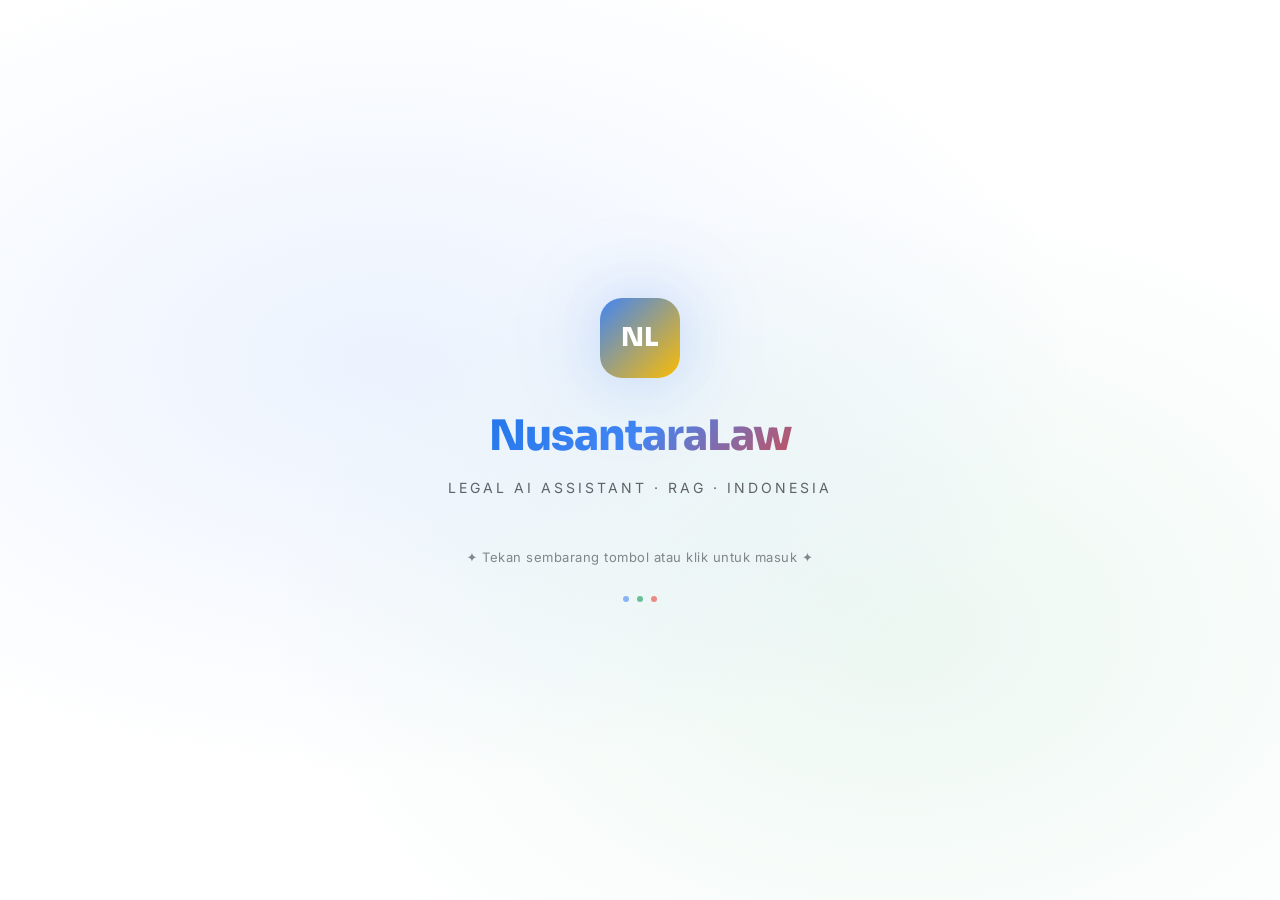
<file: frontend/index.html>
<!DOCTYPE html>
<html lang="id">
<head>
    <meta charset="UTF-8">
    <meta name="viewport" content="width=device-width, initial-scale=1.0">
    <meta name="description" content="NusantaraLaw - Asisten Hukum AI berbasis RAG untuk hukum Indonesia">
    <title>NusantaraLaw | Asisten Hukum AI</title>
    <link rel="stylesheet" href="style.css?v=15">
    <link href="https://fonts.googleapis.com/css2?family=Inter:wght@300;400;500;600;700&family=Sora:wght@600;700;800&family=Lora:wght@600;700&display=swap" rel="stylesheet">
</head>
<body>

<!-- ══ Background Orbs ══════════════════════════════ -->
<div class="orb orb-1"></div>
<div class="orb orb-2"></div>
<div class="orb orb-3"></div>

<!-- ══ Splash / Login Screen ════════════════════════ -->
<div id="splashScreen" class="splash-screen">
    <div class="splash-content">
        <div class="splash-logo">NL</div>
        <h1 class="splash-title">NusantaraLaw</h1>
        <p class="splash-subtitle">Legal AI Assistant · RAG · Indonesia</p>
        <p class="splash-prompt">✦ Tekan sembarang tombol atau klik untuk masuk ✦</p>
        <div class="splash-dots">
            <span></span><span></span><span></span>
        </div>
    </div>
</div>

<!-- ══ App ════════════════════════════════════════ -->
<div class="app-container">

    <!-- ══ Sidebar ══════════════════════════════ -->
    <aside class="sidebar">
        <div class="sidebar-brand">
            <div class="brand-row">
                <div class="brand-icon">NL</div>
                <div>
                    <div class="brand-name">NusantaraLaw</div>
                    <div class="brand-tag">Legal AI Assistant</div>
                </div>
            </div>
            <span class="badge">v1.0.0 &middot; RAG</span>
        </div>

        <!-- Knowledge Base -->
        <div class="sidebar-section">
            <div class="section-label">Knowledge Base</div>
            <form id="uploadForm">
                <div class="upload-zone" onclick="document.getElementById('pdfFile').click()">
                    <label class="upload-label">
                        <input type="file" id="pdfFile" accept="application/pdf" required />
                        <strong>Unggah Dokumen PDF</strong>
                        Klik untuk memilih file
                    </label>
                    <div id="fileName">Belum ada file dipilih</div>
                </div>
                <button type="submit" id="uploadBtn" class="btn primary">Proses Dokumen</button>
            </form>
            <div id="uploadStatus" class="status-msg"></div>
        </div>

        <!-- Settings -->
        <div class="sidebar-section">
            <div class="section-label">Pengaturan</div>
            <div class="toggle-row">
                <span class="toggle-label">Dark Mode</span>
                <label class="toggle">
                    <input type="checkbox" id="themeToggle">
                    <span class="slider"></span>
                </label>
            </div>
            <div class="toggle-row" style="margin-top:10px;">
                <span class="toggle-label">Aktifkan Web Search (SearXNG)</span>
                <label class="toggle">
                    <input type="checkbox" id="webSearchToggle">
                    <span class="slider"></span>
                </label>
            </div>
            <div class="toggle-row" style="margin-top:10px;">
                <span class="toggle-label">
                    Gunakan HF Inference API
                    <span id="inferenceMode" class="inference-badge local">● Lokal</span>
                </span>
                <label class="toggle">
                    <input type="checkbox" id="hfToggle">
                    <span class="slider"></span>
                </label>
            </div>
        </div>

        <!-- Model Selector -->
        <div class="sidebar-section">
            <div class="section-label">Model LLM</div>
            <div class="model-selector">
                <label class="model-option">
                    <input type="radio" name="modelChoice" id="modelFinetuned" value="qwen3.5-9b-nlaw" checked>
                    <span class="model-option-label">
                        <span class="model-name">Fine-Tuned</span>
                        <span class="model-desc">qwen3.5-9b-nlaw (Disarankan)</span>
                    </span>
                </label>
                <label class="model-option">
                    <input type="radio" name="modelChoice" id="modelVanilla" value="qwen3.5:9b">
                    <span class="model-option-label">
                        <span class="model-name">Vanilla</span>
                        <span class="model-desc">qwen3.5:9b (Base model)</span>
                    </span>
                </label>
            </div>
        </div>

        <!-- Evaluation -->
        <div class="sidebar-section">
            <div class="section-label">Evaluasi</div>
            <a href="evaluation.html" class="btn secondary">Buka Golden Test Set</a>
        </div>

        <div class="sidebar-footer">
            Ditenagai oleh Qwen 3.5 &middot; Milvus &middot; SearXNG
        </div>
    </aside>

    <!-- ══ Chat ════════════════════════════════ -->
    <main class="chat-area">
        <header class="chat-header">
            <div class="chat-header-left">
                <h1>Asisten Hukum AI</h1>
                <p>Retrieval-Augmented Generation &middot; Hukum Indonesia</p>
            </div>
            <div class="online-pill">Online</div>
        </header>

        <div id="chatHistory" class="chat-history">
            <div class="message system-message">
                <div class="avatar">NL</div>
                <div class="content">
                    Selamat datang di NusantaraLaw. Saya siap membantu Anda memahami peraturan perundang-undangan Indonesia. Silakan ajukan pertanyaan hukum Anda.
                </div>
            </div>
        </div>

        <div class="input-area">
            <form id="chatForm">
                <input type="text" id="questionInput" placeholder="Ketik pertanyaan hukum Anda..." required autocomplete="off" />
                <button type="submit" id="sendBtn" class="btn primary">Kirim</button>
            </form>
        </div>
    </main>

</div>

<script src="app.js?v=5"></script>
</body>
</html>
</file>
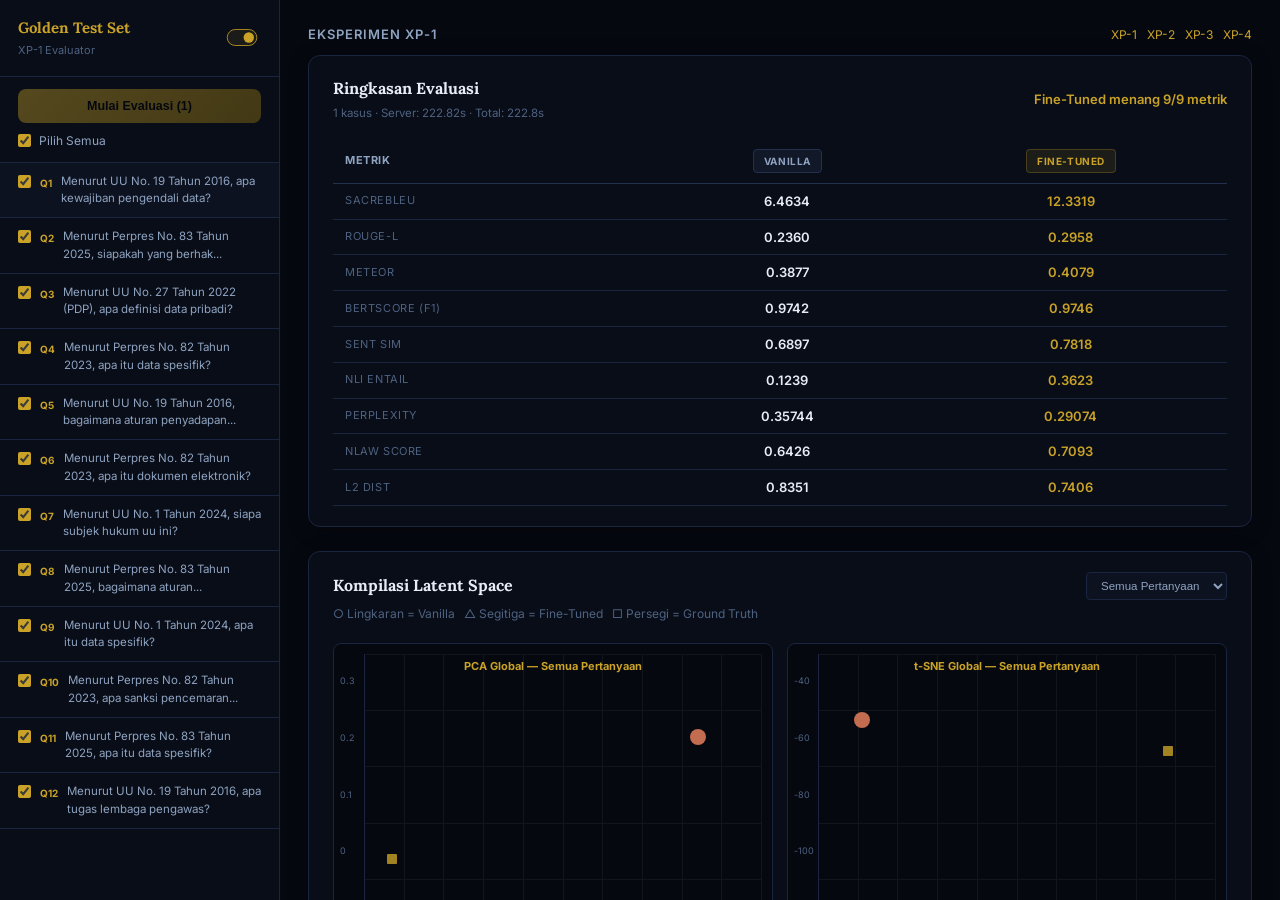
<file: frontend/showcase-xp1.html>
<!DOCTYPE html>
<html lang="id">
<head>
    <meta charset="UTF-8">
    <meta name="viewport" content="width=device-width, initial-scale=1.0">
    <title>Evaluation Showcase XP-1 - NusantaraLaw</title>
    <link rel="stylesheet" href="style.css?v=18">
    <link href="https://fonts.googleapis.com/css2?family=Inter:wght@300;400;500;600;700&family=Lora:wght@600;700&display=swap" rel="stylesheet">
    <style>
        /* Exact clone of evaluation.html layout */
        body { overflow: hidden; margin: 0; padding: 0; background: var(--bg); font-family: 'Inter', sans-serif; }
        .eval-layout { display: flex; width: 100%; height: 100vh; }
        
        /* Eval Sidebar */
        .eval-sidebar { width: 280px; min-width: 280px; background: var(--s1); border-right: 1px solid var(--b0); display: flex; flex-direction: column; overflow: hidden; }
        .eval-sidebar-header { padding: 16px 18px; border-bottom: 1px solid var(--b0); display: flex; align-items: center; justify-content: space-between; flex-shrink: 0; }
        .eval-sidebar-header h2 { font-family: 'Lora', serif; font-size: 15px; font-weight: 700; color: var(--gold); margin: 0;}
        .back-link { font-size: 11.5px; color: var(--t3); text-decoration: none; }
        .eval-actions { padding: 12px 18px; border-bottom: 1px solid var(--b0); display: flex; flex-direction: column; gap: 8px; flex-shrink: 0; }
        .btn-evaluate { width: 100%; padding: 10px; background: linear-gradient(135deg, var(--gold), #9a7a10); color: #000; font-size: 12.5px; font-weight: 700; border: none; border-radius: var(--rs); opacity: 0.4; }
        .select-all-row { display: flex; align-items: center; gap: 8px; font-size: 12px; color: var(--t2); }
        .test-cases-list { flex: 1; overflow-y: hidden; }
        .test-case-item { padding: 10px 18px; border-bottom: 1px solid var(--b0); display: flex; align-items: flex-start; gap: 9px; }

        /* Eval Main */
        .eval-main { flex: 1; padding: 24px 28px; background: var(--bg); overflow-y: auto; }
        
        /* Summary Card */
        .summary-card { background: var(--s1); border: 1px solid var(--b0); border-radius: var(--r); padding: 20px 24px; margin-bottom: 24px; box-shadow: 0 4px 20px rgba(0,0,0,0.3); }
        [data-theme="light"] .summary-card { box-shadow: 0 4px 20px rgba(0,0,0,0.05); }
        .summary-header { display: flex; align-items: center; justify-content: space-between; margin-bottom: 16px; }
        .summary-title { font-family: 'Lora', serif; font-size: 16px; font-weight: 700; color: var(--t1); }
        .summary-sub { font-size: 11.5px; color: var(--t3); margin-top: 3px; }
        .summary-winner { font-size: 13px; font-weight: 600; color: var(--gold); }
        
        .summary-table { width: 100%; border-collapse: collapse; }
        .summary-table th { text-align: center; padding: 10px 12px; font-size: 11px; text-transform: uppercase; letter-spacing: 0.6px; border-bottom: 1px solid var(--b1); color: var(--t2); }
        .summary-table th:first-child { text-align: left; }
        .summary-table td { padding: 7px 12px; border-bottom: 1px solid var(--b0); color: var(--t1); font-size: 13px; font-weight: 600; text-align: center; }
        .summary-table td:first-child { text-align: left; color: var(--t3); font-size: 11px; text-transform: uppercase; letter-spacing: 0.6px; font-weight: 400; }
        
        .th-badge { display: inline-block; padding: 3px 10px; border-radius: 4px; font-size: 10px; font-weight: 700; }
        .vanilla-badge { background: var(--s3); color: var(--t2); border: 1px solid var(--b1); }
        .ft-badge { background: var(--gold-lo); color: var(--gold); border: 1px solid var(--gold-glow); }

        /* Viz Section */
        .viz-section { background: var(--s1); border: 1px solid var(--b0); border-radius: var(--r); padding: 20px 24px; box-shadow: 0 4px 20px rgba(0,0,0,0.3); }
        [data-theme="light"] .viz-section { box-shadow: 0 4px 20px rgba(0,0,0,0.05); }
        .viz-header-row { display: flex; align-items: center; justify-content: space-between; margin-bottom: 4px; }
        .viz-title { font-family: 'Lora', serif; font-size: 16px; font-weight: 700; color: var(--t1); }
        .viz-select { background: var(--s2); border: 1px solid var(--b0); color: var(--t2); font-size: 11.5px; padding: 6px 10px; border-radius: 4px; outline: none; }
        .viz-subtitle { font-size: 12px; color: var(--t3); margin-bottom: 20px; }
        .charts-grid { display: grid; grid-template-columns: 1fr 1fr; gap: 14px; height: 340px; }
        .chart-wrap { background: var(--bg); border: 1px solid var(--b0); border-radius: var(--rs); display: flex; align-items: center; justify-content: center; position: relative; overflow: hidden; }
        .chart-title { position: absolute; top: 14px; width: 100%; text-align: center; font-size: 11px; font-weight: 700; color: var(--gold); }
        
        .grid-lines { width: 100%; height: 100%; display: grid; grid-template-columns: repeat(10, 1fr); grid-template-rows: repeat(6, 1fr); box-sizing: border-box; border-left: 1px solid var(--b0); border-bottom: 1px solid var(--b0); margin: 30px 10px 10px 30px; }
        .grid-lines div { border-right: 1px solid rgba(255,255,255,0.05); border-top: 1px solid rgba(255,255,255,0.05); }
        [data-theme="light"] .grid-lines div { border-color: rgba(0,0,0,0.05); }
        .y-axis { position: absolute; left: 6px; top: 30px; bottom: 10px; display: flex; flex-direction: column; justify-content: space-between; font-size: 9px; color: var(--t3); }

        .viz-dots { position: absolute; top: 0; left: 0; width: 100%; height: 100%; pointer-events: none; }
        
        /* Print fixes */
        @media print {
            body { background: #fff !important; }
            .eval-sidebar { border-right: 1px solid #ccc; }
            * { box-shadow: none !important; }
        }
    </style>
</head>
<body data-theme="dark">

    <div class="eval-layout">
        <aside class="eval-sidebar">
            <div class="eval-sidebar-header">
                <div>
                    <h2>Golden Test Set</h2>
                    <div style="font-size:11px;color:var(--t3);margin-top:2px;">XP-1 Evaluator</div>
                </div>
                <label class="toggle" style="transform: scale(0.8);" title="Dark Mode">
                    <input type="checkbox" checked onchange="document.body.setAttribute('data-theme', this.checked ? 'dark' : 'light');">
                    <span class="slider"></span>
                </label>
            </div>
            <div class="eval-actions">
                <button class="btn-evaluate">Mulai Evaluasi (1)</button>
                <div class="select-all-row">
                    <input type="checkbox" checked onclick="return false;" style="accent-color:var(--gold)">
                    <label>Pilih Semua</label>
                </div>
            </div>
            <div class="test-cases-list">
                
        <div class="test-case-item" style="background: var(--s2)">
            <input type="checkbox" checked onclick="return false;" style="accent-color:var(--gold);margin-top:2px">
            <div class="tc-index" style="font-size:10px;font-weight:700;color:var(--gold);flex-shrink:0;margin-top:2px;">Q1</div>
            <div class="test-case-text" style="font-size:11.5px;color:var(--t2);line-height:1.5;">Menurut UU No. 19 Tahun 2016, apa kewajiban pengendali data?</div>
        </div>
        
        <div class="test-case-item" style="background: transparent">
            <input type="checkbox" checked onclick="return false;" style="accent-color:var(--gold);margin-top:2px">
            <div class="tc-index" style="font-size:10px;font-weight:700;color:var(--gold);flex-shrink:0;margin-top:2px;">Q2</div>
            <div class="test-case-text" style="font-size:11.5px;color:var(--t2);line-height:1.5;">Menurut Perpres No. 83 Tahun 2025, siapakah yang berhak...</div>
        </div>
        
        <div class="test-case-item" style="background: transparent">
            <input type="checkbox" checked onclick="return false;" style="accent-color:var(--gold);margin-top:2px">
            <div class="tc-index" style="font-size:10px;font-weight:700;color:var(--gold);flex-shrink:0;margin-top:2px;">Q3</div>
            <div class="test-case-text" style="font-size:11.5px;color:var(--t2);line-height:1.5;">Menurut UU No. 27 Tahun 2022 (PDP), apa definisi data pribadi?</div>
        </div>
        
        <div class="test-case-item" style="background: transparent">
            <input type="checkbox" checked onclick="return false;" style="accent-color:var(--gold);margin-top:2px">
            <div class="tc-index" style="font-size:10px;font-weight:700;color:var(--gold);flex-shrink:0;margin-top:2px;">Q4</div>
            <div class="test-case-text" style="font-size:11.5px;color:var(--t2);line-height:1.5;">Menurut Perpres No. 82 Tahun 2023, apa itu data spesifik?</div>
        </div>
        
        <div class="test-case-item" style="background: transparent">
            <input type="checkbox" checked onclick="return false;" style="accent-color:var(--gold);margin-top:2px">
            <div class="tc-index" style="font-size:10px;font-weight:700;color:var(--gold);flex-shrink:0;margin-top:2px;">Q5</div>
            <div class="test-case-text" style="font-size:11.5px;color:var(--t2);line-height:1.5;">Menurut UU No. 19 Tahun 2016, bagaimana aturan penyadapan...</div>
        </div>
        
        <div class="test-case-item" style="background: transparent">
            <input type="checkbox" checked onclick="return false;" style="accent-color:var(--gold);margin-top:2px">
            <div class="tc-index" style="font-size:10px;font-weight:700;color:var(--gold);flex-shrink:0;margin-top:2px;">Q6</div>
            <div class="test-case-text" style="font-size:11.5px;color:var(--t2);line-height:1.5;">Menurut Perpres No. 82 Tahun 2023, apa itu dokumen elektronik?</div>
        </div>
        
        <div class="test-case-item" style="background: transparent">
            <input type="checkbox" checked onclick="return false;" style="accent-color:var(--gold);margin-top:2px">
            <div class="tc-index" style="font-size:10px;font-weight:700;color:var(--gold);flex-shrink:0;margin-top:2px;">Q7</div>
            <div class="test-case-text" style="font-size:11.5px;color:var(--t2);line-height:1.5;">Menurut UU No. 1 Tahun 2024, siapa subjek hukum uu ini?</div>
        </div>
        
        <div class="test-case-item" style="background: transparent">
            <input type="checkbox" checked onclick="return false;" style="accent-color:var(--gold);margin-top:2px">
            <div class="tc-index" style="font-size:10px;font-weight:700;color:var(--gold);flex-shrink:0;margin-top:2px;">Q8</div>
            <div class="test-case-text" style="font-size:11.5px;color:var(--t2);line-height:1.5;">Menurut Perpres No. 83 Tahun 2025, bagaimana aturan...</div>
        </div>
        
        <div class="test-case-item" style="background: transparent">
            <input type="checkbox" checked onclick="return false;" style="accent-color:var(--gold);margin-top:2px">
            <div class="tc-index" style="font-size:10px;font-weight:700;color:var(--gold);flex-shrink:0;margin-top:2px;">Q9</div>
            <div class="test-case-text" style="font-size:11.5px;color:var(--t2);line-height:1.5;">Menurut UU No. 1 Tahun 2024, apa itu data spesifik?</div>
        </div>
        
        <div class="test-case-item" style="background: transparent">
            <input type="checkbox" checked onclick="return false;" style="accent-color:var(--gold);margin-top:2px">
            <div class="tc-index" style="font-size:10px;font-weight:700;color:var(--gold);flex-shrink:0;margin-top:2px;">Q10</div>
            <div class="test-case-text" style="font-size:11.5px;color:var(--t2);line-height:1.5;">Menurut Perpres No. 82 Tahun 2023, apa sanksi pencemaran...</div>
        </div>
        
        <div class="test-case-item" style="background: transparent">
            <input type="checkbox" checked onclick="return false;" style="accent-color:var(--gold);margin-top:2px">
            <div class="tc-index" style="font-size:10px;font-weight:700;color:var(--gold);flex-shrink:0;margin-top:2px;">Q11</div>
            <div class="test-case-text" style="font-size:11.5px;color:var(--t2);line-height:1.5;">Menurut Perpres No. 83 Tahun 2025, apa itu data spesifik?</div>
        </div>
        
        <div class="test-case-item" style="background: transparent">
            <input type="checkbox" checked onclick="return false;" style="accent-color:var(--gold);margin-top:2px">
            <div class="tc-index" style="font-size:10px;font-weight:700;color:var(--gold);flex-shrink:0;margin-top:2px;">Q12</div>
            <div class="test-case-text" style="font-size:11.5px;color:var(--t2);line-height:1.5;">Menurut UU No. 19 Tahun 2016, apa tugas lembaga pengawas?</div>
        </div>
        
            </div>
        </aside>

        <main class="eval-main">
            <div style="display:flex; justify-content:space-between; align-items:center; margin-bottom:10px;">
                <h3 style="margin:0; color:var(--t2); font-size:13px; font-weight:600; letter-spacing:1px; text-transform:uppercase;">Eksperimen XP-1</h3>
                <div style="display:flex; gap:10px;">
                    <a href="showcase-xp1.html" style="color:var(--gold); font-size:12px; text-decoration:none;">XP-1</a>
                    <a href="showcase-xp2.html" style="color:var(--gold); font-size:12px; text-decoration:none;">XP-2</a>
                    <a href="showcase-xp3.html" style="color:var(--gold); font-size:12px; text-decoration:none;">XP-3</a>
                    <a href="showcase-xp4.html" style="color:var(--gold); font-size:12px; text-decoration:none;">XP-4</a>
                </div>
            </div>
            <div class="summary-card">
                <div class="summary-header">
                    <div>
                        <div class="summary-title">Ringkasan Evaluasi</div>
                        <div class="summary-sub">1 kasus  ·  Server: 222.82s  ·  Total: 222.8s</div>
                    </div>
                    <div class="summary-winner">
                        Fine-Tuned menang 9/9 metrik
                    </div>
                </div>
                <table class="summary-table">
                    <thead>
                        <tr>
                            <th>Metrik</th>
                            <th><span class="th-badge vanilla-badge">Vanilla</span></th>
                            <th><span class="th-badge ft-badge">Fine-Tuned</span></th>
                        </tr>
                    </thead>
                    <tbody>
                        
        <tr>
            <td>SACREBLEU</td>
            <td style="">6.4634</td>
            <td style="color:var(--gold)">12.3319</td>
        </tr>
        <tr>
            <td>ROUGE-L</td>
            <td style="">0.2360</td>
            <td style="color:var(--gold)">0.2958</td>
        </tr>
        <tr>
            <td>METEOR</td>
            <td style="">0.3877</td>
            <td style="color:var(--gold)">0.4079</td>
        </tr>
        <tr>
            <td>BERTSCORE (F1)</td>
            <td style="">0.9742</td>
            <td style="color:var(--gold)">0.9746</td>
        </tr>
        <tr>
            <td>SENT SIM</td>
            <td style="">0.6897</td>
            <td style="color:var(--gold)">0.7818</td>
        </tr>
        <tr>
            <td>NLI ENTAIL</td>
            <td style="">0.1239</td>
            <td style="color:var(--gold)">0.3623</td>
        </tr>
        <tr>
            <td>PERPLEXITY</td>
            <td style="">0.35744</td>
            <td style="color:var(--gold)">0.29074</td>
        </tr>
        <tr>
            <td>NLAW SCORE</td>
            <td style="">0.6426</td>
            <td style="color:var(--gold)">0.7093</td>
        </tr>
        <tr>
            <td>L2 DIST</td>
            <td style="">0.8351</td>
            <td style="color:var(--gold)">0.7406</td>
        </tr>
                    </tbody>
                </table>
            </div>

            <div class="viz-section">
                <div class="viz-header-row">
                    <div class="viz-title">Kompilasi Latent Space</div>
                    <select class="viz-select"><option>Semua Pertanyaan</option></select>
                </div>
                <div class="viz-subtitle">○ Lingkaran = Vanilla &nbsp; △ Segitiga = Fine-Tuned &nbsp; □ Persegi = Ground Truth</div>
                <div class="charts-grid">
                    <div class="chart-wrap">
                        <div class="chart-title">PCA Global — Semua Pertanyaan</div>
                        <div class="y-axis"><span>0.3</span><span>0.2</span><span>0.1</span><span>0</span><span>-0.1</span><span>-0.2</span></div>
                        <div class="grid-lines"><div></div><div></div><div></div><div></div><div></div><div></div><div></div><div></div><div></div><div></div><div></div><div></div><div></div><div></div><div></div><div></div><div></div><div></div><div></div><div></div><div></div><div></div><div></div><div></div><div></div><div></div><div></div><div></div><div></div><div></div><div></div><div></div><div></div><div></div><div></div><div></div><div></div><div></div><div></div><div></div><div></div><div></div><div></div><div></div><div></div><div></div><div></div><div></div><div></div><div></div><div></div><div></div><div></div><div></div><div></div><div></div><div></div><div></div><div></div><div></div></div>
                        <div class="viz-dots">
    <div style="position:absolute; width:10px; height:10px; background:var(--gold); border-radius:1px; left:12%; bottom:35%; opacity:0.8;"></div>
    <div style="position:absolute; width:16px; height:16px; background:#d97757; border-radius:50%; right:15%; top:25%; opacity:0.9;"></div>
</div>
                    </div>
                    <div class="chart-wrap">
                        <div class="chart-title">t-SNE Global — Semua Pertanyaan</div>
                        <div class="y-axis"><span>-40</span><span>-60</span><span>-80</span><span>-100</span><span>-120</span><span>-140</span></div>
                        <div class="grid-lines"><div></div><div></div><div></div><div></div><div></div><div></div><div></div><div></div><div></div><div></div><div></div><div></div><div></div><div></div><div></div><div></div><div></div><div></div><div></div><div></div><div></div><div></div><div></div><div></div><div></div><div></div><div></div><div></div><div></div><div></div><div></div><div></div><div></div><div></div><div></div><div></div><div></div><div></div><div></div><div></div><div></div><div></div><div></div><div></div><div></div><div></div><div></div><div></div><div></div><div></div><div></div><div></div><div></div><div></div><div></div><div></div><div></div><div></div><div></div><div></div></div>
                        <div class="viz-dots">
    <div style="position:absolute; width:10px; height:10px; background:var(--gold); border-radius:1px; right:12%; top:30%; opacity:0.8;"></div>
    <div style="position:absolute; width:16px; height:16px; background:#d97757; border-radius:50%; left:15%; top:20%; opacity:0.9;"></div>
</div>
                    </div>
                </div>
            </div>
        </main>
    </div>
</body>
</html>
</file>
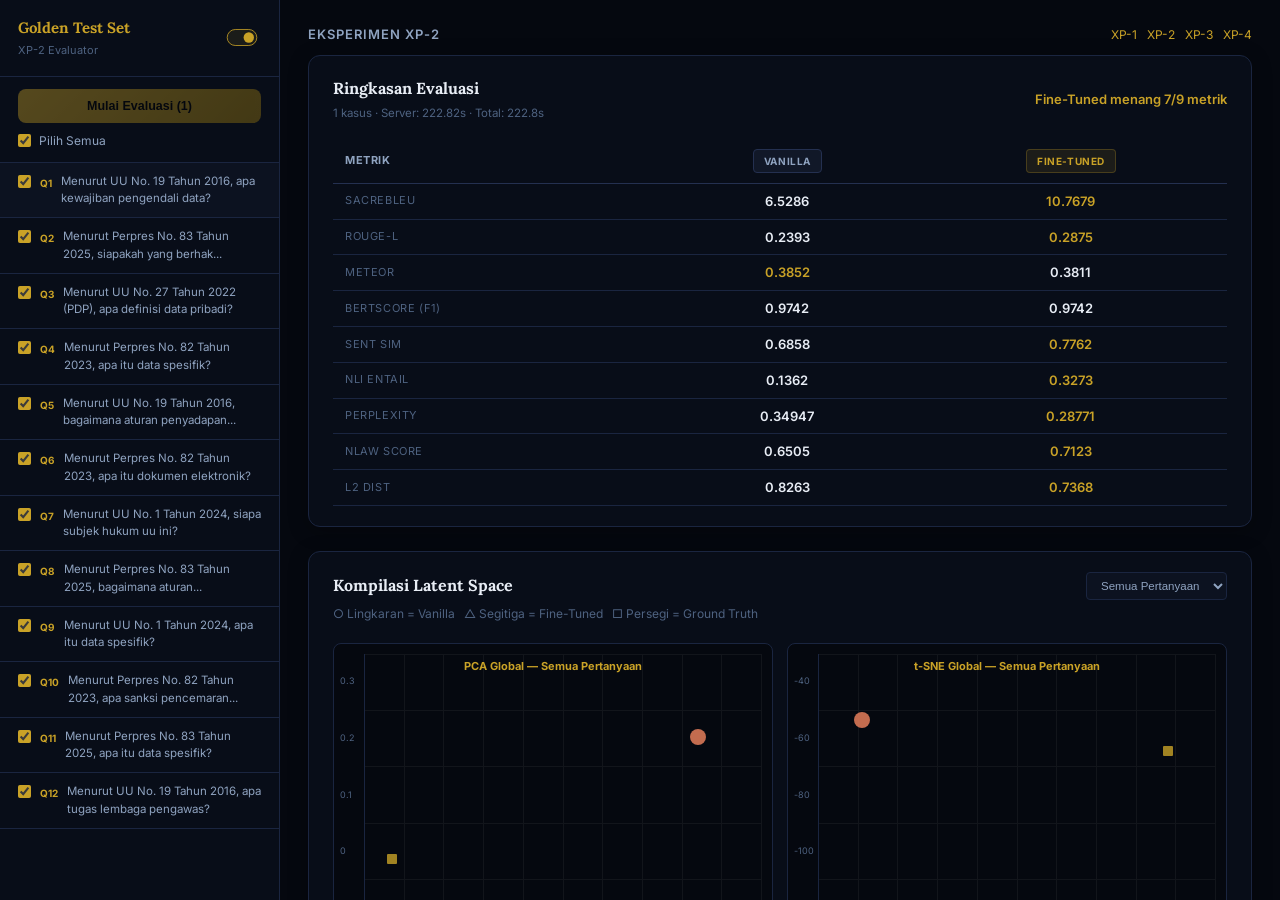
<file: frontend/showcase-xp2.html>
<!DOCTYPE html>
<html lang="id">
<head>
    <meta charset="UTF-8">
    <meta name="viewport" content="width=device-width, initial-scale=1.0">
    <title>Evaluation Showcase XP-2 - NusantaraLaw</title>
    <link rel="stylesheet" href="style.css?v=18">
    <link href="https://fonts.googleapis.com/css2?family=Inter:wght@300;400;500;600;700&family=Lora:wght@600;700&display=swap" rel="stylesheet">
    <style>
        /* Exact clone of evaluation.html layout */
        body { overflow: hidden; margin: 0; padding: 0; background: var(--bg); font-family: 'Inter', sans-serif; }
        .eval-layout { display: flex; width: 100%; height: 100vh; }
        
        /* Eval Sidebar */
        .eval-sidebar { width: 280px; min-width: 280px; background: var(--s1); border-right: 1px solid var(--b0); display: flex; flex-direction: column; overflow: hidden; }
        .eval-sidebar-header { padding: 16px 18px; border-bottom: 1px solid var(--b0); display: flex; align-items: center; justify-content: space-between; flex-shrink: 0; }
        .eval-sidebar-header h2 { font-family: 'Lora', serif; font-size: 15px; font-weight: 700; color: var(--gold); margin: 0;}
        .back-link { font-size: 11.5px; color: var(--t3); text-decoration: none; }
        .eval-actions { padding: 12px 18px; border-bottom: 1px solid var(--b0); display: flex; flex-direction: column; gap: 8px; flex-shrink: 0; }
        .btn-evaluate { width: 100%; padding: 10px; background: linear-gradient(135deg, var(--gold), #9a7a10); color: #000; font-size: 12.5px; font-weight: 700; border: none; border-radius: var(--rs); opacity: 0.4; }
        .select-all-row { display: flex; align-items: center; gap: 8px; font-size: 12px; color: var(--t2); }
        .test-cases-list { flex: 1; overflow-y: hidden; }
        .test-case-item { padding: 10px 18px; border-bottom: 1px solid var(--b0); display: flex; align-items: flex-start; gap: 9px; }

        /* Eval Main */
        .eval-main { flex: 1; padding: 24px 28px; background: var(--bg); overflow-y: auto; }
        
        /* Summary Card */
        .summary-card { background: var(--s1); border: 1px solid var(--b0); border-radius: var(--r); padding: 20px 24px; margin-bottom: 24px; box-shadow: 0 4px 20px rgba(0,0,0,0.3); }
        [data-theme="light"] .summary-card { box-shadow: 0 4px 20px rgba(0,0,0,0.05); }
        .summary-header { display: flex; align-items: center; justify-content: space-between; margin-bottom: 16px; }
        .summary-title { font-family: 'Lora', serif; font-size: 16px; font-weight: 700; color: var(--t1); }
        .summary-sub { font-size: 11.5px; color: var(--t3); margin-top: 3px; }
        .summary-winner { font-size: 13px; font-weight: 600; color: var(--gold); }
        
        .summary-table { width: 100%; border-collapse: collapse; }
        .summary-table th { text-align: center; padding: 10px 12px; font-size: 11px; text-transform: uppercase; letter-spacing: 0.6px; border-bottom: 1px solid var(--b1); color: var(--t2); }
        .summary-table th:first-child { text-align: left; }
        .summary-table td { padding: 7px 12px; border-bottom: 1px solid var(--b0); color: var(--t1); font-size: 13px; font-weight: 600; text-align: center; }
        .summary-table td:first-child { text-align: left; color: var(--t3); font-size: 11px; text-transform: uppercase; letter-spacing: 0.6px; font-weight: 400; }
        
        .th-badge { display: inline-block; padding: 3px 10px; border-radius: 4px; font-size: 10px; font-weight: 700; }
        .vanilla-badge { background: var(--s3); color: var(--t2); border: 1px solid var(--b1); }
        .ft-badge { background: var(--gold-lo); color: var(--gold); border: 1px solid var(--gold-glow); }

        /* Viz Section */
        .viz-section { background: var(--s1); border: 1px solid var(--b0); border-radius: var(--r); padding: 20px 24px; box-shadow: 0 4px 20px rgba(0,0,0,0.3); }
        [data-theme="light"] .viz-section { box-shadow: 0 4px 20px rgba(0,0,0,0.05); }
        .viz-header-row { display: flex; align-items: center; justify-content: space-between; margin-bottom: 4px; }
        .viz-title { font-family: 'Lora', serif; font-size: 16px; font-weight: 700; color: var(--t1); }
        .viz-select { background: var(--s2); border: 1px solid var(--b0); color: var(--t2); font-size: 11.5px; padding: 6px 10px; border-radius: 4px; outline: none; }
        .viz-subtitle { font-size: 12px; color: var(--t3); margin-bottom: 20px; }
        .charts-grid { display: grid; grid-template-columns: 1fr 1fr; gap: 14px; height: 340px; }
        .chart-wrap { background: var(--bg); border: 1px solid var(--b0); border-radius: var(--rs); display: flex; align-items: center; justify-content: center; position: relative; overflow: hidden; }
        .chart-title { position: absolute; top: 14px; width: 100%; text-align: center; font-size: 11px; font-weight: 700; color: var(--gold); }
        
        .grid-lines { width: 100%; height: 100%; display: grid; grid-template-columns: repeat(10, 1fr); grid-template-rows: repeat(6, 1fr); box-sizing: border-box; border-left: 1px solid var(--b0); border-bottom: 1px solid var(--b0); margin: 30px 10px 10px 30px; }
        .grid-lines div { border-right: 1px solid rgba(255,255,255,0.05); border-top: 1px solid rgba(255,255,255,0.05); }
        [data-theme="light"] .grid-lines div { border-color: rgba(0,0,0,0.05); }
        .y-axis { position: absolute; left: 6px; top: 30px; bottom: 10px; display: flex; flex-direction: column; justify-content: space-between; font-size: 9px; color: var(--t3); }

        .viz-dots { position: absolute; top: 0; left: 0; width: 100%; height: 100%; pointer-events: none; }
        
        /* Print fixes */
        @media print {
            body { background: #fff !important; }
            .eval-sidebar { border-right: 1px solid #ccc; }
            * { box-shadow: none !important; }
        }
    </style>
</head>
<body data-theme="dark">

    <div class="eval-layout">
        <aside class="eval-sidebar">
            <div class="eval-sidebar-header">
                <div>
                    <h2>Golden Test Set</h2>
                    <div style="font-size:11px;color:var(--t3);margin-top:2px;">XP-2 Evaluator</div>
                </div>
                <label class="toggle" style="transform: scale(0.8);" title="Dark Mode">
                    <input type="checkbox" checked onchange="document.body.setAttribute('data-theme', this.checked ? 'dark' : 'light');">
                    <span class="slider"></span>
                </label>
            </div>
            <div class="eval-actions">
                <button class="btn-evaluate">Mulai Evaluasi (1)</button>
                <div class="select-all-row">
                    <input type="checkbox" checked onclick="return false;" style="accent-color:var(--gold)">
                    <label>Pilih Semua</label>
                </div>
            </div>
            <div class="test-cases-list">
                
        <div class="test-case-item" style="background: var(--s2)">
            <input type="checkbox" checked onclick="return false;" style="accent-color:var(--gold);margin-top:2px">
            <div class="tc-index" style="font-size:10px;font-weight:700;color:var(--gold);flex-shrink:0;margin-top:2px;">Q1</div>
            <div class="test-case-text" style="font-size:11.5px;color:var(--t2);line-height:1.5;">Menurut UU No. 19 Tahun 2016, apa kewajiban pengendali data?</div>
        </div>
        
        <div class="test-case-item" style="background: transparent">
            <input type="checkbox" checked onclick="return false;" style="accent-color:var(--gold);margin-top:2px">
            <div class="tc-index" style="font-size:10px;font-weight:700;color:var(--gold);flex-shrink:0;margin-top:2px;">Q2</div>
            <div class="test-case-text" style="font-size:11.5px;color:var(--t2);line-height:1.5;">Menurut Perpres No. 83 Tahun 2025, siapakah yang berhak...</div>
        </div>
        
        <div class="test-case-item" style="background: transparent">
            <input type="checkbox" checked onclick="return false;" style="accent-color:var(--gold);margin-top:2px">
            <div class="tc-index" style="font-size:10px;font-weight:700;color:var(--gold);flex-shrink:0;margin-top:2px;">Q3</div>
            <div class="test-case-text" style="font-size:11.5px;color:var(--t2);line-height:1.5;">Menurut UU No. 27 Tahun 2022 (PDP), apa definisi data pribadi?</div>
        </div>
        
        <div class="test-case-item" style="background: transparent">
            <input type="checkbox" checked onclick="return false;" style="accent-color:var(--gold);margin-top:2px">
            <div class="tc-index" style="font-size:10px;font-weight:700;color:var(--gold);flex-shrink:0;margin-top:2px;">Q4</div>
            <div class="test-case-text" style="font-size:11.5px;color:var(--t2);line-height:1.5;">Menurut Perpres No. 82 Tahun 2023, apa itu data spesifik?</div>
        </div>
        
        <div class="test-case-item" style="background: transparent">
            <input type="checkbox" checked onclick="return false;" style="accent-color:var(--gold);margin-top:2px">
            <div class="tc-index" style="font-size:10px;font-weight:700;color:var(--gold);flex-shrink:0;margin-top:2px;">Q5</div>
            <div class="test-case-text" style="font-size:11.5px;color:var(--t2);line-height:1.5;">Menurut UU No. 19 Tahun 2016, bagaimana aturan penyadapan...</div>
        </div>
        
        <div class="test-case-item" style="background: transparent">
            <input type="checkbox" checked onclick="return false;" style="accent-color:var(--gold);margin-top:2px">
            <div class="tc-index" style="font-size:10px;font-weight:700;color:var(--gold);flex-shrink:0;margin-top:2px;">Q6</div>
            <div class="test-case-text" style="font-size:11.5px;color:var(--t2);line-height:1.5;">Menurut Perpres No. 82 Tahun 2023, apa itu dokumen elektronik?</div>
        </div>
        
        <div class="test-case-item" style="background: transparent">
            <input type="checkbox" checked onclick="return false;" style="accent-color:var(--gold);margin-top:2px">
            <div class="tc-index" style="font-size:10px;font-weight:700;color:var(--gold);flex-shrink:0;margin-top:2px;">Q7</div>
            <div class="test-case-text" style="font-size:11.5px;color:var(--t2);line-height:1.5;">Menurut UU No. 1 Tahun 2024, siapa subjek hukum uu ini?</div>
        </div>
        
        <div class="test-case-item" style="background: transparent">
            <input type="checkbox" checked onclick="return false;" style="accent-color:var(--gold);margin-top:2px">
            <div class="tc-index" style="font-size:10px;font-weight:700;color:var(--gold);flex-shrink:0;margin-top:2px;">Q8</div>
            <div class="test-case-text" style="font-size:11.5px;color:var(--t2);line-height:1.5;">Menurut Perpres No. 83 Tahun 2025, bagaimana aturan...</div>
        </div>
        
        <div class="test-case-item" style="background: transparent">
            <input type="checkbox" checked onclick="return false;" style="accent-color:var(--gold);margin-top:2px">
            <div class="tc-index" style="font-size:10px;font-weight:700;color:var(--gold);flex-shrink:0;margin-top:2px;">Q9</div>
            <div class="test-case-text" style="font-size:11.5px;color:var(--t2);line-height:1.5;">Menurut UU No. 1 Tahun 2024, apa itu data spesifik?</div>
        </div>
        
        <div class="test-case-item" style="background: transparent">
            <input type="checkbox" checked onclick="return false;" style="accent-color:var(--gold);margin-top:2px">
            <div class="tc-index" style="font-size:10px;font-weight:700;color:var(--gold);flex-shrink:0;margin-top:2px;">Q10</div>
            <div class="test-case-text" style="font-size:11.5px;color:var(--t2);line-height:1.5;">Menurut Perpres No. 82 Tahun 2023, apa sanksi pencemaran...</div>
        </div>
        
        <div class="test-case-item" style="background: transparent">
            <input type="checkbox" checked onclick="return false;" style="accent-color:var(--gold);margin-top:2px">
            <div class="tc-index" style="font-size:10px;font-weight:700;color:var(--gold);flex-shrink:0;margin-top:2px;">Q11</div>
            <div class="test-case-text" style="font-size:11.5px;color:var(--t2);line-height:1.5;">Menurut Perpres No. 83 Tahun 2025, apa itu data spesifik?</div>
        </div>
        
        <div class="test-case-item" style="background: transparent">
            <input type="checkbox" checked onclick="return false;" style="accent-color:var(--gold);margin-top:2px">
            <div class="tc-index" style="font-size:10px;font-weight:700;color:var(--gold);flex-shrink:0;margin-top:2px;">Q12</div>
            <div class="test-case-text" style="font-size:11.5px;color:var(--t2);line-height:1.5;">Menurut UU No. 19 Tahun 2016, apa tugas lembaga pengawas?</div>
        </div>
        
            </div>
        </aside>

        <main class="eval-main">
            <div style="display:flex; justify-content:space-between; align-items:center; margin-bottom:10px;">
                <h3 style="margin:0; color:var(--t2); font-size:13px; font-weight:600; letter-spacing:1px; text-transform:uppercase;">Eksperimen XP-2</h3>
                <div style="display:flex; gap:10px;">
                    <a href="showcase-xp1.html" style="color:var(--gold); font-size:12px; text-decoration:none;">XP-1</a>
                    <a href="showcase-xp2.html" style="color:var(--gold); font-size:12px; text-decoration:none;">XP-2</a>
                    <a href="showcase-xp3.html" style="color:var(--gold); font-size:12px; text-decoration:none;">XP-3</a>
                    <a href="showcase-xp4.html" style="color:var(--gold); font-size:12px; text-decoration:none;">XP-4</a>
                </div>
            </div>
            <div class="summary-card">
                <div class="summary-header">
                    <div>
                        <div class="summary-title">Ringkasan Evaluasi</div>
                        <div class="summary-sub">1 kasus  ·  Server: 222.82s  ·  Total: 222.8s</div>
                    </div>
                    <div class="summary-winner">
                        Fine-Tuned menang 7/9 metrik
                    </div>
                </div>
                <table class="summary-table">
                    <thead>
                        <tr>
                            <th>Metrik</th>
                            <th><span class="th-badge vanilla-badge">Vanilla</span></th>
                            <th><span class="th-badge ft-badge">Fine-Tuned</span></th>
                        </tr>
                    </thead>
                    <tbody>
                        
        <tr>
            <td>SACREBLEU</td>
            <td style="">6.5286</td>
            <td style="color:var(--gold)">10.7679</td>
        </tr>
        <tr>
            <td>ROUGE-L</td>
            <td style="">0.2393</td>
            <td style="color:var(--gold)">0.2875</td>
        </tr>
        <tr>
            <td>METEOR</td>
            <td style="color:var(--gold)">0.3852</td>
            <td style="">0.3811</td>
        </tr>
        <tr>
            <td>BERTSCORE (F1)</td>
            <td style="">0.9742</td>
            <td style="">0.9742</td>
        </tr>
        <tr>
            <td>SENT SIM</td>
            <td style="">0.6858</td>
            <td style="color:var(--gold)">0.7762</td>
        </tr>
        <tr>
            <td>NLI ENTAIL</td>
            <td style="">0.1362</td>
            <td style="color:var(--gold)">0.3273</td>
        </tr>
        <tr>
            <td>PERPLEXITY</td>
            <td style="">0.34947</td>
            <td style="color:var(--gold)">0.28771</td>
        </tr>
        <tr>
            <td>NLAW SCORE</td>
            <td style="">0.6505</td>
            <td style="color:var(--gold)">0.7123</td>
        </tr>
        <tr>
            <td>L2 DIST</td>
            <td style="">0.8263</td>
            <td style="color:var(--gold)">0.7368</td>
        </tr>
                    </tbody>
                </table>
            </div>

            <div class="viz-section">
                <div class="viz-header-row">
                    <div class="viz-title">Kompilasi Latent Space</div>
                    <select class="viz-select"><option>Semua Pertanyaan</option></select>
                </div>
                <div class="viz-subtitle">○ Lingkaran = Vanilla &nbsp; △ Segitiga = Fine-Tuned &nbsp; □ Persegi = Ground Truth</div>
                <div class="charts-grid">
                    <div class="chart-wrap">
                        <div class="chart-title">PCA Global — Semua Pertanyaan</div>
                        <div class="y-axis"><span>0.3</span><span>0.2</span><span>0.1</span><span>0</span><span>-0.1</span><span>-0.2</span></div>
                        <div class="grid-lines"><div></div><div></div><div></div><div></div><div></div><div></div><div></div><div></div><div></div><div></div><div></div><div></div><div></div><div></div><div></div><div></div><div></div><div></div><div></div><div></div><div></div><div></div><div></div><div></div><div></div><div></div><div></div><div></div><div></div><div></div><div></div><div></div><div></div><div></div><div></div><div></div><div></div><div></div><div></div><div></div><div></div><div></div><div></div><div></div><div></div><div></div><div></div><div></div><div></div><div></div><div></div><div></div><div></div><div></div><div></div><div></div><div></div><div></div><div></div><div></div></div>
                        <div class="viz-dots">
    <div style="position:absolute; width:10px; height:10px; background:var(--gold); border-radius:1px; left:12%; bottom:35%; opacity:0.8;"></div>
    <div style="position:absolute; width:16px; height:16px; background:#d97757; border-radius:50%; right:15%; top:25%; opacity:0.9;"></div>
</div>
                    </div>
                    <div class="chart-wrap">
                        <div class="chart-title">t-SNE Global — Semua Pertanyaan</div>
                        <div class="y-axis"><span>-40</span><span>-60</span><span>-80</span><span>-100</span><span>-120</span><span>-140</span></div>
                        <div class="grid-lines"><div></div><div></div><div></div><div></div><div></div><div></div><div></div><div></div><div></div><div></div><div></div><div></div><div></div><div></div><div></div><div></div><div></div><div></div><div></div><div></div><div></div><div></div><div></div><div></div><div></div><div></div><div></div><div></div><div></div><div></div><div></div><div></div><div></div><div></div><div></div><div></div><div></div><div></div><div></div><div></div><div></div><div></div><div></div><div></div><div></div><div></div><div></div><div></div><div></div><div></div><div></div><div></div><div></div><div></div><div></div><div></div><div></div><div></div><div></div><div></div></div>
                        <div class="viz-dots">
    <div style="position:absolute; width:10px; height:10px; background:var(--gold); border-radius:1px; right:12%; top:30%; opacity:0.8;"></div>
    <div style="position:absolute; width:16px; height:16px; background:#d97757; border-radius:50%; left:15%; top:20%; opacity:0.9;"></div>
</div>
                    </div>
                </div>
            </div>
        </main>
    </div>
</body>
</html>
</file>
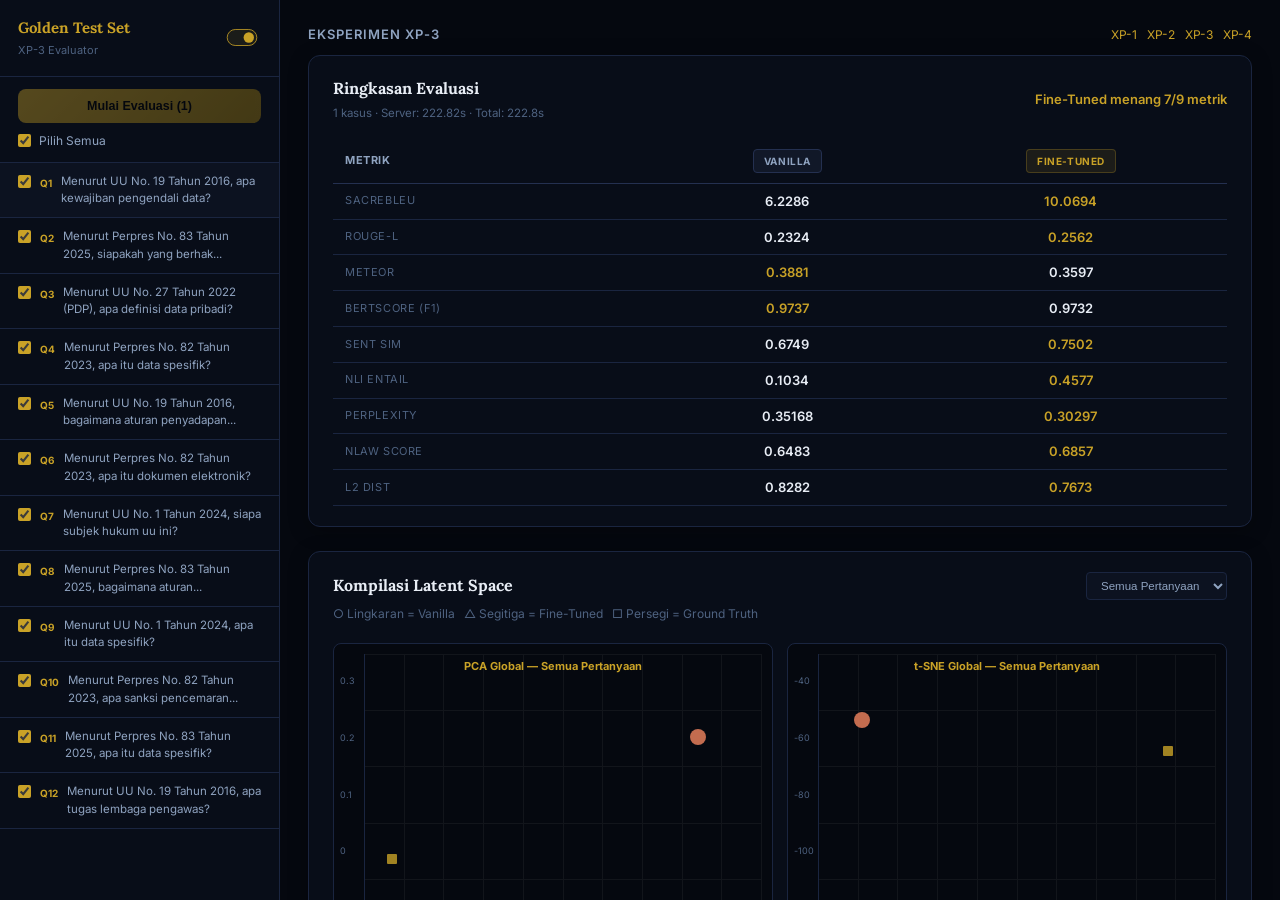
<file: frontend/showcase-xp3.html>
<!DOCTYPE html>
<html lang="id">
<head>
    <meta charset="UTF-8">
    <meta name="viewport" content="width=device-width, initial-scale=1.0">
    <title>Evaluation Showcase XP-3 - NusantaraLaw</title>
    <link rel="stylesheet" href="style.css?v=18">
    <link href="https://fonts.googleapis.com/css2?family=Inter:wght@300;400;500;600;700&family=Lora:wght@600;700&display=swap" rel="stylesheet">
    <style>
        /* Exact clone of evaluation.html layout */
        body { overflow: hidden; margin: 0; padding: 0; background: var(--bg); font-family: 'Inter', sans-serif; }
        .eval-layout { display: flex; width: 100%; height: 100vh; }
        
        /* Eval Sidebar */
        .eval-sidebar { width: 280px; min-width: 280px; background: var(--s1); border-right: 1px solid var(--b0); display: flex; flex-direction: column; overflow: hidden; }
        .eval-sidebar-header { padding: 16px 18px; border-bottom: 1px solid var(--b0); display: flex; align-items: center; justify-content: space-between; flex-shrink: 0; }
        .eval-sidebar-header h2 { font-family: 'Lora', serif; font-size: 15px; font-weight: 700; color: var(--gold); margin: 0;}
        .back-link { font-size: 11.5px; color: var(--t3); text-decoration: none; }
        .eval-actions { padding: 12px 18px; border-bottom: 1px solid var(--b0); display: flex; flex-direction: column; gap: 8px; flex-shrink: 0; }
        .btn-evaluate { width: 100%; padding: 10px; background: linear-gradient(135deg, var(--gold), #9a7a10); color: #000; font-size: 12.5px; font-weight: 700; border: none; border-radius: var(--rs); opacity: 0.4; }
        .select-all-row { display: flex; align-items: center; gap: 8px; font-size: 12px; color: var(--t2); }
        .test-cases-list { flex: 1; overflow-y: hidden; }
        .test-case-item { padding: 10px 18px; border-bottom: 1px solid var(--b0); display: flex; align-items: flex-start; gap: 9px; }

        /* Eval Main */
        .eval-main { flex: 1; padding: 24px 28px; background: var(--bg); overflow-y: auto; }
        
        /* Summary Card */
        .summary-card { background: var(--s1); border: 1px solid var(--b0); border-radius: var(--r); padding: 20px 24px; margin-bottom: 24px; box-shadow: 0 4px 20px rgba(0,0,0,0.3); }
        [data-theme="light"] .summary-card { box-shadow: 0 4px 20px rgba(0,0,0,0.05); }
        .summary-header { display: flex; align-items: center; justify-content: space-between; margin-bottom: 16px; }
        .summary-title { font-family: 'Lora', serif; font-size: 16px; font-weight: 700; color: var(--t1); }
        .summary-sub { font-size: 11.5px; color: var(--t3); margin-top: 3px; }
        .summary-winner { font-size: 13px; font-weight: 600; color: var(--gold); }
        
        .summary-table { width: 100%; border-collapse: collapse; }
        .summary-table th { text-align: center; padding: 10px 12px; font-size: 11px; text-transform: uppercase; letter-spacing: 0.6px; border-bottom: 1px solid var(--b1); color: var(--t2); }
        .summary-table th:first-child { text-align: left; }
        .summary-table td { padding: 7px 12px; border-bottom: 1px solid var(--b0); color: var(--t1); font-size: 13px; font-weight: 600; text-align: center; }
        .summary-table td:first-child { text-align: left; color: var(--t3); font-size: 11px; text-transform: uppercase; letter-spacing: 0.6px; font-weight: 400; }
        
        .th-badge { display: inline-block; padding: 3px 10px; border-radius: 4px; font-size: 10px; font-weight: 700; }
        .vanilla-badge { background: var(--s3); color: var(--t2); border: 1px solid var(--b1); }
        .ft-badge { background: var(--gold-lo); color: var(--gold); border: 1px solid var(--gold-glow); }

        /* Viz Section */
        .viz-section { background: var(--s1); border: 1px solid var(--b0); border-radius: var(--r); padding: 20px 24px; box-shadow: 0 4px 20px rgba(0,0,0,0.3); }
        [data-theme="light"] .viz-section { box-shadow: 0 4px 20px rgba(0,0,0,0.05); }
        .viz-header-row { display: flex; align-items: center; justify-content: space-between; margin-bottom: 4px; }
        .viz-title { font-family: 'Lora', serif; font-size: 16px; font-weight: 700; color: var(--t1); }
        .viz-select { background: var(--s2); border: 1px solid var(--b0); color: var(--t2); font-size: 11.5px; padding: 6px 10px; border-radius: 4px; outline: none; }
        .viz-subtitle { font-size: 12px; color: var(--t3); margin-bottom: 20px; }
        .charts-grid { display: grid; grid-template-columns: 1fr 1fr; gap: 14px; height: 340px; }
        .chart-wrap { background: var(--bg); border: 1px solid var(--b0); border-radius: var(--rs); display: flex; align-items: center; justify-content: center; position: relative; overflow: hidden; }
        .chart-title { position: absolute; top: 14px; width: 100%; text-align: center; font-size: 11px; font-weight: 700; color: var(--gold); }
        
        .grid-lines { width: 100%; height: 100%; display: grid; grid-template-columns: repeat(10, 1fr); grid-template-rows: repeat(6, 1fr); box-sizing: border-box; border-left: 1px solid var(--b0); border-bottom: 1px solid var(--b0); margin: 30px 10px 10px 30px; }
        .grid-lines div { border-right: 1px solid rgba(255,255,255,0.05); border-top: 1px solid rgba(255,255,255,0.05); }
        [data-theme="light"] .grid-lines div { border-color: rgba(0,0,0,0.05); }
        .y-axis { position: absolute; left: 6px; top: 30px; bottom: 10px; display: flex; flex-direction: column; justify-content: space-between; font-size: 9px; color: var(--t3); }

        .viz-dots { position: absolute; top: 0; left: 0; width: 100%; height: 100%; pointer-events: none; }
        
        /* Print fixes */
        @media print {
            body { background: #fff !important; }
            .eval-sidebar { border-right: 1px solid #ccc; }
            * { box-shadow: none !important; }
        }
    </style>
</head>
<body data-theme="dark">

    <div class="eval-layout">
        <aside class="eval-sidebar">
            <div class="eval-sidebar-header">
                <div>
                    <h2>Golden Test Set</h2>
                    <div style="font-size:11px;color:var(--t3);margin-top:2px;">XP-3 Evaluator</div>
                </div>
                <label class="toggle" style="transform: scale(0.8);" title="Dark Mode">
                    <input type="checkbox" checked onchange="document.body.setAttribute('data-theme', this.checked ? 'dark' : 'light');">
                    <span class="slider"></span>
                </label>
            </div>
            <div class="eval-actions">
                <button class="btn-evaluate">Mulai Evaluasi (1)</button>
                <div class="select-all-row">
                    <input type="checkbox" checked onclick="return false;" style="accent-color:var(--gold)">
                    <label>Pilih Semua</label>
                </div>
            </div>
            <div class="test-cases-list">
                
        <div class="test-case-item" style="background: var(--s2)">
            <input type="checkbox" checked onclick="return false;" style="accent-color:var(--gold);margin-top:2px">
            <div class="tc-index" style="font-size:10px;font-weight:700;color:var(--gold);flex-shrink:0;margin-top:2px;">Q1</div>
            <div class="test-case-text" style="font-size:11.5px;color:var(--t2);line-height:1.5;">Menurut UU No. 19 Tahun 2016, apa kewajiban pengendali data?</div>
        </div>
        
        <div class="test-case-item" style="background: transparent">
            <input type="checkbox" checked onclick="return false;" style="accent-color:var(--gold);margin-top:2px">
            <div class="tc-index" style="font-size:10px;font-weight:700;color:var(--gold);flex-shrink:0;margin-top:2px;">Q2</div>
            <div class="test-case-text" style="font-size:11.5px;color:var(--t2);line-height:1.5;">Menurut Perpres No. 83 Tahun 2025, siapakah yang berhak...</div>
        </div>
        
        <div class="test-case-item" style="background: transparent">
            <input type="checkbox" checked onclick="return false;" style="accent-color:var(--gold);margin-top:2px">
            <div class="tc-index" style="font-size:10px;font-weight:700;color:var(--gold);flex-shrink:0;margin-top:2px;">Q3</div>
            <div class="test-case-text" style="font-size:11.5px;color:var(--t2);line-height:1.5;">Menurut UU No. 27 Tahun 2022 (PDP), apa definisi data pribadi?</div>
        </div>
        
        <div class="test-case-item" style="background: transparent">
            <input type="checkbox" checked onclick="return false;" style="accent-color:var(--gold);margin-top:2px">
            <div class="tc-index" style="font-size:10px;font-weight:700;color:var(--gold);flex-shrink:0;margin-top:2px;">Q4</div>
            <div class="test-case-text" style="font-size:11.5px;color:var(--t2);line-height:1.5;">Menurut Perpres No. 82 Tahun 2023, apa itu data spesifik?</div>
        </div>
        
        <div class="test-case-item" style="background: transparent">
            <input type="checkbox" checked onclick="return false;" style="accent-color:var(--gold);margin-top:2px">
            <div class="tc-index" style="font-size:10px;font-weight:700;color:var(--gold);flex-shrink:0;margin-top:2px;">Q5</div>
            <div class="test-case-text" style="font-size:11.5px;color:var(--t2);line-height:1.5;">Menurut UU No. 19 Tahun 2016, bagaimana aturan penyadapan...</div>
        </div>
        
        <div class="test-case-item" style="background: transparent">
            <input type="checkbox" checked onclick="return false;" style="accent-color:var(--gold);margin-top:2px">
            <div class="tc-index" style="font-size:10px;font-weight:700;color:var(--gold);flex-shrink:0;margin-top:2px;">Q6</div>
            <div class="test-case-text" style="font-size:11.5px;color:var(--t2);line-height:1.5;">Menurut Perpres No. 82 Tahun 2023, apa itu dokumen elektronik?</div>
        </div>
        
        <div class="test-case-item" style="background: transparent">
            <input type="checkbox" checked onclick="return false;" style="accent-color:var(--gold);margin-top:2px">
            <div class="tc-index" style="font-size:10px;font-weight:700;color:var(--gold);flex-shrink:0;margin-top:2px;">Q7</div>
            <div class="test-case-text" style="font-size:11.5px;color:var(--t2);line-height:1.5;">Menurut UU No. 1 Tahun 2024, siapa subjek hukum uu ini?</div>
        </div>
        
        <div class="test-case-item" style="background: transparent">
            <input type="checkbox" checked onclick="return false;" style="accent-color:var(--gold);margin-top:2px">
            <div class="tc-index" style="font-size:10px;font-weight:700;color:var(--gold);flex-shrink:0;margin-top:2px;">Q8</div>
            <div class="test-case-text" style="font-size:11.5px;color:var(--t2);line-height:1.5;">Menurut Perpres No. 83 Tahun 2025, bagaimana aturan...</div>
        </div>
        
        <div class="test-case-item" style="background: transparent">
            <input type="checkbox" checked onclick="return false;" style="accent-color:var(--gold);margin-top:2px">
            <div class="tc-index" style="font-size:10px;font-weight:700;color:var(--gold);flex-shrink:0;margin-top:2px;">Q9</div>
            <div class="test-case-text" style="font-size:11.5px;color:var(--t2);line-height:1.5;">Menurut UU No. 1 Tahun 2024, apa itu data spesifik?</div>
        </div>
        
        <div class="test-case-item" style="background: transparent">
            <input type="checkbox" checked onclick="return false;" style="accent-color:var(--gold);margin-top:2px">
            <div class="tc-index" style="font-size:10px;font-weight:700;color:var(--gold);flex-shrink:0;margin-top:2px;">Q10</div>
            <div class="test-case-text" style="font-size:11.5px;color:var(--t2);line-height:1.5;">Menurut Perpres No. 82 Tahun 2023, apa sanksi pencemaran...</div>
        </div>
        
        <div class="test-case-item" style="background: transparent">
            <input type="checkbox" checked onclick="return false;" style="accent-color:var(--gold);margin-top:2px">
            <div class="tc-index" style="font-size:10px;font-weight:700;color:var(--gold);flex-shrink:0;margin-top:2px;">Q11</div>
            <div class="test-case-text" style="font-size:11.5px;color:var(--t2);line-height:1.5;">Menurut Perpres No. 83 Tahun 2025, apa itu data spesifik?</div>
        </div>
        
        <div class="test-case-item" style="background: transparent">
            <input type="checkbox" checked onclick="return false;" style="accent-color:var(--gold);margin-top:2px">
            <div class="tc-index" style="font-size:10px;font-weight:700;color:var(--gold);flex-shrink:0;margin-top:2px;">Q12</div>
            <div class="test-case-text" style="font-size:11.5px;color:var(--t2);line-height:1.5;">Menurut UU No. 19 Tahun 2016, apa tugas lembaga pengawas?</div>
        </div>
        
            </div>
        </aside>

        <main class="eval-main">
            <div style="display:flex; justify-content:space-between; align-items:center; margin-bottom:10px;">
                <h3 style="margin:0; color:var(--t2); font-size:13px; font-weight:600; letter-spacing:1px; text-transform:uppercase;">Eksperimen XP-3</h3>
                <div style="display:flex; gap:10px;">
                    <a href="showcase-xp1.html" style="color:var(--gold); font-size:12px; text-decoration:none;">XP-1</a>
                    <a href="showcase-xp2.html" style="color:var(--gold); font-size:12px; text-decoration:none;">XP-2</a>
                    <a href="showcase-xp3.html" style="color:var(--gold); font-size:12px; text-decoration:none;">XP-3</a>
                    <a href="showcase-xp4.html" style="color:var(--gold); font-size:12px; text-decoration:none;">XP-4</a>
                </div>
            </div>
            <div class="summary-card">
                <div class="summary-header">
                    <div>
                        <div class="summary-title">Ringkasan Evaluasi</div>
                        <div class="summary-sub">1 kasus  ·  Server: 222.82s  ·  Total: 222.8s</div>
                    </div>
                    <div class="summary-winner">
                        Fine-Tuned menang 7/9 metrik
                    </div>
                </div>
                <table class="summary-table">
                    <thead>
                        <tr>
                            <th>Metrik</th>
                            <th><span class="th-badge vanilla-badge">Vanilla</span></th>
                            <th><span class="th-badge ft-badge">Fine-Tuned</span></th>
                        </tr>
                    </thead>
                    <tbody>
                        
        <tr>
            <td>SACREBLEU</td>
            <td style="">6.2286</td>
            <td style="color:var(--gold)">10.0694</td>
        </tr>
        <tr>
            <td>ROUGE-L</td>
            <td style="">0.2324</td>
            <td style="color:var(--gold)">0.2562</td>
        </tr>
        <tr>
            <td>METEOR</td>
            <td style="color:var(--gold)">0.3881</td>
            <td style="">0.3597</td>
        </tr>
        <tr>
            <td>BERTSCORE (F1)</td>
            <td style="color:var(--gold)">0.9737</td>
            <td style="">0.9732</td>
        </tr>
        <tr>
            <td>SENT SIM</td>
            <td style="">0.6749</td>
            <td style="color:var(--gold)">0.7502</td>
        </tr>
        <tr>
            <td>NLI ENTAIL</td>
            <td style="">0.1034</td>
            <td style="color:var(--gold)">0.4577</td>
        </tr>
        <tr>
            <td>PERPLEXITY</td>
            <td style="">0.35168</td>
            <td style="color:var(--gold)">0.30297</td>
        </tr>
        <tr>
            <td>NLAW SCORE</td>
            <td style="">0.6483</td>
            <td style="color:var(--gold)">0.6857</td>
        </tr>
        <tr>
            <td>L2 DIST</td>
            <td style="">0.8282</td>
            <td style="color:var(--gold)">0.7673</td>
        </tr>
                    </tbody>
                </table>
            </div>

            <div class="viz-section">
                <div class="viz-header-row">
                    <div class="viz-title">Kompilasi Latent Space</div>
                    <select class="viz-select"><option>Semua Pertanyaan</option></select>
                </div>
                <div class="viz-subtitle">○ Lingkaran = Vanilla &nbsp; △ Segitiga = Fine-Tuned &nbsp; □ Persegi = Ground Truth</div>
                <div class="charts-grid">
                    <div class="chart-wrap">
                        <div class="chart-title">PCA Global — Semua Pertanyaan</div>
                        <div class="y-axis"><span>0.3</span><span>0.2</span><span>0.1</span><span>0</span><span>-0.1</span><span>-0.2</span></div>
                        <div class="grid-lines"><div></div><div></div><div></div><div></div><div></div><div></div><div></div><div></div><div></div><div></div><div></div><div></div><div></div><div></div><div></div><div></div><div></div><div></div><div></div><div></div><div></div><div></div><div></div><div></div><div></div><div></div><div></div><div></div><div></div><div></div><div></div><div></div><div></div><div></div><div></div><div></div><div></div><div></div><div></div><div></div><div></div><div></div><div></div><div></div><div></div><div></div><div></div><div></div><div></div><div></div><div></div><div></div><div></div><div></div><div></div><div></div><div></div><div></div><div></div><div></div></div>
                        <div class="viz-dots">
    <div style="position:absolute; width:10px; height:10px; background:var(--gold); border-radius:1px; left:12%; bottom:35%; opacity:0.8;"></div>
    <div style="position:absolute; width:16px; height:16px; background:#d97757; border-radius:50%; right:15%; top:25%; opacity:0.9;"></div>
</div>
                    </div>
                    <div class="chart-wrap">
                        <div class="chart-title">t-SNE Global — Semua Pertanyaan</div>
                        <div class="y-axis"><span>-40</span><span>-60</span><span>-80</span><span>-100</span><span>-120</span><span>-140</span></div>
                        <div class="grid-lines"><div></div><div></div><div></div><div></div><div></div><div></div><div></div><div></div><div></div><div></div><div></div><div></div><div></div><div></div><div></div><div></div><div></div><div></div><div></div><div></div><div></div><div></div><div></div><div></div><div></div><div></div><div></div><div></div><div></div><div></div><div></div><div></div><div></div><div></div><div></div><div></div><div></div><div></div><div></div><div></div><div></div><div></div><div></div><div></div><div></div><div></div><div></div><div></div><div></div><div></div><div></div><div></div><div></div><div></div><div></div><div></div><div></div><div></div><div></div><div></div></div>
                        <div class="viz-dots">
    <div style="position:absolute; width:10px; height:10px; background:var(--gold); border-radius:1px; right:12%; top:30%; opacity:0.8;"></div>
    <div style="position:absolute; width:16px; height:16px; background:#d97757; border-radius:50%; left:15%; top:20%; opacity:0.9;"></div>
</div>
                    </div>
                </div>
            </div>
        </main>
    </div>
</body>
</html>
</file>
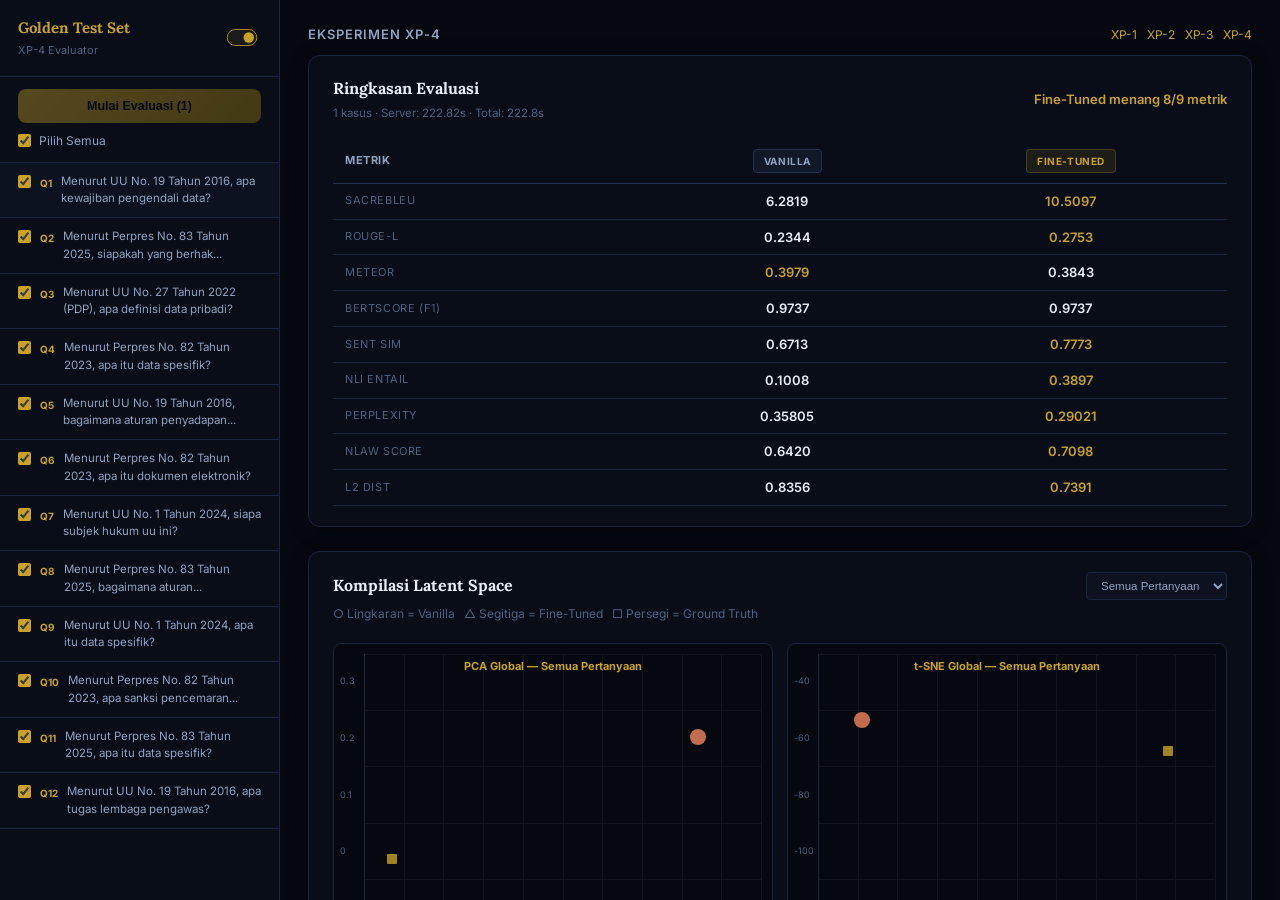
<file: frontend/showcase-xp4.html>
<!DOCTYPE html>
<html lang="id">
<head>
    <meta charset="UTF-8">
    <meta name="viewport" content="width=device-width, initial-scale=1.0">
    <title>Evaluation Showcase XP-4 - NusantaraLaw</title>
    <link rel="stylesheet" href="style.css?v=18">
    <link href="https://fonts.googleapis.com/css2?family=Inter:wght@300;400;500;600;700&family=Lora:wght@600;700&display=swap" rel="stylesheet">
    <style>
        /* Exact clone of evaluation.html layout */
        body { overflow: hidden; margin: 0; padding: 0; background: var(--bg); font-family: 'Inter', sans-serif; }
        .eval-layout { display: flex; width: 100%; height: 100vh; }
        
        /* Eval Sidebar */
        .eval-sidebar { width: 280px; min-width: 280px; background: var(--s1); border-right: 1px solid var(--b0); display: flex; flex-direction: column; overflow: hidden; }
        .eval-sidebar-header { padding: 16px 18px; border-bottom: 1px solid var(--b0); display: flex; align-items: center; justify-content: space-between; flex-shrink: 0; }
        .eval-sidebar-header h2 { font-family: 'Lora', serif; font-size: 15px; font-weight: 700; color: var(--gold); margin: 0;}
        .back-link { font-size: 11.5px; color: var(--t3); text-decoration: none; }
        .eval-actions { padding: 12px 18px; border-bottom: 1px solid var(--b0); display: flex; flex-direction: column; gap: 8px; flex-shrink: 0; }
        .btn-evaluate { width: 100%; padding: 10px; background: linear-gradient(135deg, var(--gold), #9a7a10); color: #000; font-size: 12.5px; font-weight: 700; border: none; border-radius: var(--rs); opacity: 0.4; }
        .select-all-row { display: flex; align-items: center; gap: 8px; font-size: 12px; color: var(--t2); }
        .test-cases-list { flex: 1; overflow-y: hidden; }
        .test-case-item { padding: 10px 18px; border-bottom: 1px solid var(--b0); display: flex; align-items: flex-start; gap: 9px; }

        /* Eval Main */
        .eval-main { flex: 1; padding: 24px 28px; background: var(--bg); overflow-y: auto; }
        
        /* Summary Card */
        .summary-card { background: var(--s1); border: 1px solid var(--b0); border-radius: var(--r); padding: 20px 24px; margin-bottom: 24px; box-shadow: 0 4px 20px rgba(0,0,0,0.3); }
        [data-theme="light"] .summary-card { box-shadow: 0 4px 20px rgba(0,0,0,0.05); }
        .summary-header { display: flex; align-items: center; justify-content: space-between; margin-bottom: 16px; }
        .summary-title { font-family: 'Lora', serif; font-size: 16px; font-weight: 700; color: var(--t1); }
        .summary-sub { font-size: 11.5px; color: var(--t3); margin-top: 3px; }
        .summary-winner { font-size: 13px; font-weight: 600; color: var(--gold); }
        
        .summary-table { width: 100%; border-collapse: collapse; }
        .summary-table th { text-align: center; padding: 10px 12px; font-size: 11px; text-transform: uppercase; letter-spacing: 0.6px; border-bottom: 1px solid var(--b1); color: var(--t2); }
        .summary-table th:first-child { text-align: left; }
        .summary-table td { padding: 7px 12px; border-bottom: 1px solid var(--b0); color: var(--t1); font-size: 13px; font-weight: 600; text-align: center; }
        .summary-table td:first-child { text-align: left; color: var(--t3); font-size: 11px; text-transform: uppercase; letter-spacing: 0.6px; font-weight: 400; }
        
        .th-badge { display: inline-block; padding: 3px 10px; border-radius: 4px; font-size: 10px; font-weight: 700; }
        .vanilla-badge { background: var(--s3); color: var(--t2); border: 1px solid var(--b1); }
        .ft-badge { background: var(--gold-lo); color: var(--gold); border: 1px solid var(--gold-glow); }

        /* Viz Section */
        .viz-section { background: var(--s1); border: 1px solid var(--b0); border-radius: var(--r); padding: 20px 24px; box-shadow: 0 4px 20px rgba(0,0,0,0.3); }
        [data-theme="light"] .viz-section { box-shadow: 0 4px 20px rgba(0,0,0,0.05); }
        .viz-header-row { display: flex; align-items: center; justify-content: space-between; margin-bottom: 4px; }
        .viz-title { font-family: 'Lora', serif; font-size: 16px; font-weight: 700; color: var(--t1); }
        .viz-select { background: var(--s2); border: 1px solid var(--b0); color: var(--t2); font-size: 11.5px; padding: 6px 10px; border-radius: 4px; outline: none; }
        .viz-subtitle { font-size: 12px; color: var(--t3); margin-bottom: 20px; }
        .charts-grid { display: grid; grid-template-columns: 1fr 1fr; gap: 14px; height: 340px; }
        .chart-wrap { background: var(--bg); border: 1px solid var(--b0); border-radius: var(--rs); display: flex; align-items: center; justify-content: center; position: relative; overflow: hidden; }
        .chart-title { position: absolute; top: 14px; width: 100%; text-align: center; font-size: 11px; font-weight: 700; color: var(--gold); }
        
        .grid-lines { width: 100%; height: 100%; display: grid; grid-template-columns: repeat(10, 1fr); grid-template-rows: repeat(6, 1fr); box-sizing: border-box; border-left: 1px solid var(--b0); border-bottom: 1px solid var(--b0); margin: 30px 10px 10px 30px; }
        .grid-lines div { border-right: 1px solid rgba(255,255,255,0.05); border-top: 1px solid rgba(255,255,255,0.05); }
        [data-theme="light"] .grid-lines div { border-color: rgba(0,0,0,0.05); }
        .y-axis { position: absolute; left: 6px; top: 30px; bottom: 10px; display: flex; flex-direction: column; justify-content: space-between; font-size: 9px; color: var(--t3); }

        .viz-dots { position: absolute; top: 0; left: 0; width: 100%; height: 100%; pointer-events: none; }
        
        /* Print fixes */
        @media print {
            body { background: #fff !important; }
            .eval-sidebar { border-right: 1px solid #ccc; }
            * { box-shadow: none !important; }
        }
    </style>
</head>
<body data-theme="dark">

    <div class="eval-layout">
        <aside class="eval-sidebar">
            <div class="eval-sidebar-header">
                <div>
                    <h2>Golden Test Set</h2>
                    <div style="font-size:11px;color:var(--t3);margin-top:2px;">XP-4 Evaluator</div>
                </div>
                <label class="toggle" style="transform: scale(0.8);" title="Dark Mode">
                    <input type="checkbox" checked onchange="document.body.setAttribute('data-theme', this.checked ? 'dark' : 'light');">
                    <span class="slider"></span>
                </label>
            </div>
            <div class="eval-actions">
                <button class="btn-evaluate">Mulai Evaluasi (1)</button>
                <div class="select-all-row">
                    <input type="checkbox" checked onclick="return false;" style="accent-color:var(--gold)">
                    <label>Pilih Semua</label>
                </div>
            </div>
            <div class="test-cases-list">
                
        <div class="test-case-item" style="background: var(--s2)">
            <input type="checkbox" checked onclick="return false;" style="accent-color:var(--gold);margin-top:2px">
            <div class="tc-index" style="font-size:10px;font-weight:700;color:var(--gold);flex-shrink:0;margin-top:2px;">Q1</div>
            <div class="test-case-text" style="font-size:11.5px;color:var(--t2);line-height:1.5;">Menurut UU No. 19 Tahun 2016, apa kewajiban pengendali data?</div>
        </div>
        
        <div class="test-case-item" style="background: transparent">
            <input type="checkbox" checked onclick="return false;" style="accent-color:var(--gold);margin-top:2px">
            <div class="tc-index" style="font-size:10px;font-weight:700;color:var(--gold);flex-shrink:0;margin-top:2px;">Q2</div>
            <div class="test-case-text" style="font-size:11.5px;color:var(--t2);line-height:1.5;">Menurut Perpres No. 83 Tahun 2025, siapakah yang berhak...</div>
        </div>
        
        <div class="test-case-item" style="background: transparent">
            <input type="checkbox" checked onclick="return false;" style="accent-color:var(--gold);margin-top:2px">
            <div class="tc-index" style="font-size:10px;font-weight:700;color:var(--gold);flex-shrink:0;margin-top:2px;">Q3</div>
            <div class="test-case-text" style="font-size:11.5px;color:var(--t2);line-height:1.5;">Menurut UU No. 27 Tahun 2022 (PDP), apa definisi data pribadi?</div>
        </div>
        
        <div class="test-case-item" style="background: transparent">
            <input type="checkbox" checked onclick="return false;" style="accent-color:var(--gold);margin-top:2px">
            <div class="tc-index" style="font-size:10px;font-weight:700;color:var(--gold);flex-shrink:0;margin-top:2px;">Q4</div>
            <div class="test-case-text" style="font-size:11.5px;color:var(--t2);line-height:1.5;">Menurut Perpres No. 82 Tahun 2023, apa itu data spesifik?</div>
        </div>
        
        <div class="test-case-item" style="background: transparent">
            <input type="checkbox" checked onclick="return false;" style="accent-color:var(--gold);margin-top:2px">
            <div class="tc-index" style="font-size:10px;font-weight:700;color:var(--gold);flex-shrink:0;margin-top:2px;">Q5</div>
            <div class="test-case-text" style="font-size:11.5px;color:var(--t2);line-height:1.5;">Menurut UU No. 19 Tahun 2016, bagaimana aturan penyadapan...</div>
        </div>
        
        <div class="test-case-item" style="background: transparent">
            <input type="checkbox" checked onclick="return false;" style="accent-color:var(--gold);margin-top:2px">
            <div class="tc-index" style="font-size:10px;font-weight:700;color:var(--gold);flex-shrink:0;margin-top:2px;">Q6</div>
            <div class="test-case-text" style="font-size:11.5px;color:var(--t2);line-height:1.5;">Menurut Perpres No. 82 Tahun 2023, apa itu dokumen elektronik?</div>
        </div>
        
        <div class="test-case-item" style="background: transparent">
            <input type="checkbox" checked onclick="return false;" style="accent-color:var(--gold);margin-top:2px">
            <div class="tc-index" style="font-size:10px;font-weight:700;color:var(--gold);flex-shrink:0;margin-top:2px;">Q7</div>
            <div class="test-case-text" style="font-size:11.5px;color:var(--t2);line-height:1.5;">Menurut UU No. 1 Tahun 2024, siapa subjek hukum uu ini?</div>
        </div>
        
        <div class="test-case-item" style="background: transparent">
            <input type="checkbox" checked onclick="return false;" style="accent-color:var(--gold);margin-top:2px">
            <div class="tc-index" style="font-size:10px;font-weight:700;color:var(--gold);flex-shrink:0;margin-top:2px;">Q8</div>
            <div class="test-case-text" style="font-size:11.5px;color:var(--t2);line-height:1.5;">Menurut Perpres No. 83 Tahun 2025, bagaimana aturan...</div>
        </div>
        
        <div class="test-case-item" style="background: transparent">
            <input type="checkbox" checked onclick="return false;" style="accent-color:var(--gold);margin-top:2px">
            <div class="tc-index" style="font-size:10px;font-weight:700;color:var(--gold);flex-shrink:0;margin-top:2px;">Q9</div>
            <div class="test-case-text" style="font-size:11.5px;color:var(--t2);line-height:1.5;">Menurut UU No. 1 Tahun 2024, apa itu data spesifik?</div>
        </div>
        
        <div class="test-case-item" style="background: transparent">
            <input type="checkbox" checked onclick="return false;" style="accent-color:var(--gold);margin-top:2px">
            <div class="tc-index" style="font-size:10px;font-weight:700;color:var(--gold);flex-shrink:0;margin-top:2px;">Q10</div>
            <div class="test-case-text" style="font-size:11.5px;color:var(--t2);line-height:1.5;">Menurut Perpres No. 82 Tahun 2023, apa sanksi pencemaran...</div>
        </div>
        
        <div class="test-case-item" style="background: transparent">
            <input type="checkbox" checked onclick="return false;" style="accent-color:var(--gold);margin-top:2px">
            <div class="tc-index" style="font-size:10px;font-weight:700;color:var(--gold);flex-shrink:0;margin-top:2px;">Q11</div>
            <div class="test-case-text" style="font-size:11.5px;color:var(--t2);line-height:1.5;">Menurut Perpres No. 83 Tahun 2025, apa itu data spesifik?</div>
        </div>
        
        <div class="test-case-item" style="background: transparent">
            <input type="checkbox" checked onclick="return false;" style="accent-color:var(--gold);margin-top:2px">
            <div class="tc-index" style="font-size:10px;font-weight:700;color:var(--gold);flex-shrink:0;margin-top:2px;">Q12</div>
            <div class="test-case-text" style="font-size:11.5px;color:var(--t2);line-height:1.5;">Menurut UU No. 19 Tahun 2016, apa tugas lembaga pengawas?</div>
        </div>
        
            </div>
        </aside>

        <main class="eval-main">
            <div style="display:flex; justify-content:space-between; align-items:center; margin-bottom:10px;">
                <h3 style="margin:0; color:var(--t2); font-size:13px; font-weight:600; letter-spacing:1px; text-transform:uppercase;">Eksperimen XP-4</h3>
                <div style="display:flex; gap:10px;">
                    <a href="showcase-xp1.html" style="color:var(--gold); font-size:12px; text-decoration:none;">XP-1</a>
                    <a href="showcase-xp2.html" style="color:var(--gold); font-size:12px; text-decoration:none;">XP-2</a>
                    <a href="showcase-xp3.html" style="color:var(--gold); font-size:12px; text-decoration:none;">XP-3</a>
                    <a href="showcase-xp4.html" style="color:var(--gold); font-size:12px; text-decoration:none;">XP-4</a>
                </div>
            </div>
            <div class="summary-card">
                <div class="summary-header">
                    <div>
                        <div class="summary-title">Ringkasan Evaluasi</div>
                        <div class="summary-sub">1 kasus  ·  Server: 222.82s  ·  Total: 222.8s</div>
                    </div>
                    <div class="summary-winner">
                        Fine-Tuned menang 8/9 metrik
                    </div>
                </div>
                <table class="summary-table">
                    <thead>
                        <tr>
                            <th>Metrik</th>
                            <th><span class="th-badge vanilla-badge">Vanilla</span></th>
                            <th><span class="th-badge ft-badge">Fine-Tuned</span></th>
                        </tr>
                    </thead>
                    <tbody>
                        
        <tr>
            <td>SACREBLEU</td>
            <td style="">6.2819</td>
            <td style="color:var(--gold)">10.5097</td>
        </tr>
        <tr>
            <td>ROUGE-L</td>
            <td style="">0.2344</td>
            <td style="color:var(--gold)">0.2753</td>
        </tr>
        <tr>
            <td>METEOR</td>
            <td style="color:var(--gold)">0.3979</td>
            <td style="">0.3843</td>
        </tr>
        <tr>
            <td>BERTSCORE (F1)</td>
            <td style="">0.9737</td>
            <td style="">0.9737</td>
        </tr>
        <tr>
            <td>SENT SIM</td>
            <td style="">0.6713</td>
            <td style="color:var(--gold)">0.7773</td>
        </tr>
        <tr>
            <td>NLI ENTAIL</td>
            <td style="">0.1008</td>
            <td style="color:var(--gold)">0.3897</td>
        </tr>
        <tr>
            <td>PERPLEXITY</td>
            <td style="">0.35805</td>
            <td style="color:var(--gold)">0.29021</td>
        </tr>
        <tr>
            <td>NLAW SCORE</td>
            <td style="">0.6420</td>
            <td style="color:var(--gold)">0.7098</td>
        </tr>
        <tr>
            <td>L2 DIST</td>
            <td style="">0.8356</td>
            <td style="color:var(--gold)">0.7391</td>
        </tr>
                    </tbody>
                </table>
            </div>

            <div class="viz-section">
                <div class="viz-header-row">
                    <div class="viz-title">Kompilasi Latent Space</div>
                    <select class="viz-select"><option>Semua Pertanyaan</option></select>
                </div>
                <div class="viz-subtitle">○ Lingkaran = Vanilla &nbsp; △ Segitiga = Fine-Tuned &nbsp; □ Persegi = Ground Truth</div>
                <div class="charts-grid">
                    <div class="chart-wrap">
                        <div class="chart-title">PCA Global — Semua Pertanyaan</div>
                        <div class="y-axis"><span>0.3</span><span>0.2</span><span>0.1</span><span>0</span><span>-0.1</span><span>-0.2</span></div>
                        <div class="grid-lines"><div></div><div></div><div></div><div></div><div></div><div></div><div></div><div></div><div></div><div></div><div></div><div></div><div></div><div></div><div></div><div></div><div></div><div></div><div></div><div></div><div></div><div></div><div></div><div></div><div></div><div></div><div></div><div></div><div></div><div></div><div></div><div></div><div></div><div></div><div></div><div></div><div></div><div></div><div></div><div></div><div></div><div></div><div></div><div></div><div></div><div></div><div></div><div></div><div></div><div></div><div></div><div></div><div></div><div></div><div></div><div></div><div></div><div></div><div></div><div></div></div>
                        <div class="viz-dots">
    <div style="position:absolute; width:10px; height:10px; background:var(--gold); border-radius:1px; left:12%; bottom:35%; opacity:0.8;"></div>
    <div style="position:absolute; width:16px; height:16px; background:#d97757; border-radius:50%; right:15%; top:25%; opacity:0.9;"></div>
</div>
                    </div>
                    <div class="chart-wrap">
                        <div class="chart-title">t-SNE Global — Semua Pertanyaan</div>
                        <div class="y-axis"><span>-40</span><span>-60</span><span>-80</span><span>-100</span><span>-120</span><span>-140</span></div>
                        <div class="grid-lines"><div></div><div></div><div></div><div></div><div></div><div></div><div></div><div></div><div></div><div></div><div></div><div></div><div></div><div></div><div></div><div></div><div></div><div></div><div></div><div></div><div></div><div></div><div></div><div></div><div></div><div></div><div></div><div></div><div></div><div></div><div></div><div></div><div></div><div></div><div></div><div></div><div></div><div></div><div></div><div></div><div></div><div></div><div></div><div></div><div></div><div></div><div></div><div></div><div></div><div></div><div></div><div></div><div></div><div></div><div></div><div></div><div></div><div></div><div></div><div></div></div>
                        <div class="viz-dots">
    <div style="position:absolute; width:10px; height:10px; background:var(--gold); border-radius:1px; right:12%; top:30%; opacity:0.8;"></div>
    <div style="position:absolute; width:16px; height:16px; background:#d97757; border-radius:50%; left:15%; top:20%; opacity:0.9;"></div>
</div>
                    </div>
                </div>
            </div>
        </main>
    </div>
</body>
</html>
</file>
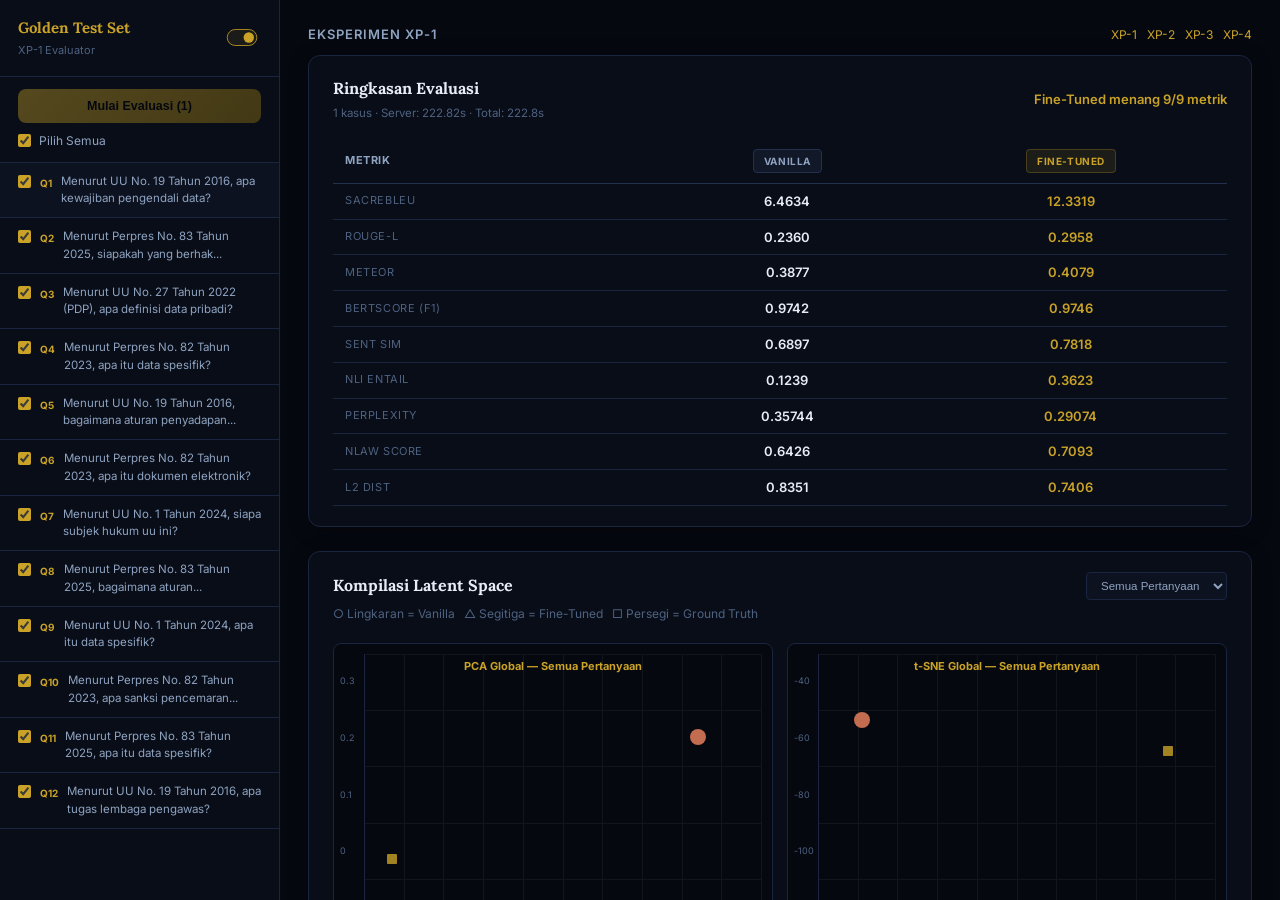
<file: frontend/showcase.html>
<!DOCTYPE html>
<html>
<head>
    <meta http-equiv="refresh" content="0; url=showcase-xp1.html">
    <title>Redirecting...</title>
</head>
<body>
    <script>window.location.href = "showcase-xp1.html";</script>
</body>
</html>
</file>
<file: frontend/style.css>
@import url('https://fonts.googleapis.com/css2?family=Inter:wght@300;400;500;600;700&family=Sora:wght@600;700;800&family=Lora:wght@600;700&display=swap');

/* ═══════════════════════════════════════════════
   DESIGN TOKENS
═══════════════════════════════════════════════ */
:root {
    /* Google Light Theme */
    --bg:          #ffffff;
    --s1:          #f8f9fa;
    --s2:          #f1f3f4;
    --s3:          #e8eaed;
    --b0:          #dadce0;
    --b1:          #bdc1c6;
    --t1:          #202124;
    --t2:          #5f6368;
    --t3:          #80868b;
    --gold:        #4285F4; /* Google Blue as Primary */
    --gold-hi:     #1a73e8; /* Darker Blue */
    --gold-lo:     rgba(66,133,244,0.10);
    --gold-glow:   rgba(66,133,244,0.25);
    
    /* Include Google Color Variations */
    --google-red:    #EA4335;
    --google-green:  #0F9D58;
    --google-yellow: #FBBC04;
    --google-blue:   #4285F4;
    
    --green:       #0F9D58;
    --red:         #EA4335;
    --blue:        #4285F4;
    --purple:      #a855f7;
    
    --glass:       rgba(0,0,0,0.03);
    --glass-b:     rgba(0,0,0,0.08);
    --glass-hover: rgba(0,0,0,0.06);
    --glass-bg:    rgba(255,255,255,0.75);
    --glass-input: rgba(0,0,0,0.02);
    
    --r:           12px;
    --rs:          8px;
    --sidebar:     285px;
}

[data-theme="dark"] {
    /* USER'S EXACT ORIGINAL DARK THEME */
    --bg:          #05080f;
    --s1:          #080d18;
    --s2:          #0c1220;
    --s3:          #111828;
    --b0:          #1a2540;
    --b1:          #243050;
    --t1:          #e8edf5;
    --t2:          #8fa3c0;
    --t3:          #4e6280;
    --gold:        #c9a227;
    --gold-hi:     #e8bf4a;
    --gold-lo:     rgba(201,162,39,0.10);
    --gold-glow:   rgba(201,162,39,0.25);
    --green:       #22c55e;
    --red:         #ef4444;
    --blue:        #38bdf8;
    --purple:      #a855f7;
    
    /* Keep original names for variation compatibility */
    --google-red:    #ef4444;
    --google-green:  #22c55e;
    --google-yellow: #e8bf4a;
    --google-blue:   #38bdf8;

    --glass:       rgba(255,255,255,0.04);
    --glass-b:     rgba(255,255,255,0.07);
    --glass-hover: rgba(255,255,255,0.07);
    --glass-bg:    rgba(8,13,24,0.75);
    --glass-input: rgba(255,255,255,0.04);
}

/* ═══════════════════════════════════════════════
   RESET
═══════════════════════════════════════════════ */
*, *::before, *::after { box-sizing: border-box; margin: 0; padding: 0; }
html { height: 100%; }
body {
    font-family: 'Inter', system-ui, sans-serif;
    font-size: 14px;
    line-height: 1.6;
    background: var(--bg);
    color: var(--t1);
    height: 100vh;
    overflow: hidden;
    display: flex;
}
::-webkit-scrollbar { width: 4px; height: 4px; }
::-webkit-scrollbar-track { background: transparent; }
::-webkit-scrollbar-thumb { background: var(--b1); border-radius: 4px; }
::-webkit-scrollbar-thumb:hover { background: var(--gold); }

/* ═══════════════════════════════════════════════
   ANIMATED BACKGROUND ORBS
═══════════════════════════════════════════════ */
.orb {
    position: fixed;
    border-radius: 50%;
    filter: blur(80px);
    pointer-events: none;
    z-index: 0;
    animation: orbDrift 20s ease-in-out infinite alternate;
}
/* Applied Color Variations for Light/Dark Mode */
.orb-1 {
    width: 500px; height: 500px;
    background: radial-gradient(circle, var(--gold-glow) 0%, transparent 70%);
    top: -150px; left: -100px;
    animation-duration: 22s;
}
.orb-2 {
    width: 400px; height: 400px;
    background: radial-gradient(circle, rgba(15,157,88,0.15) 0%, transparent 70%); /* Green variation */
    bottom: -100px; right: 100px;
    animation-duration: 28s;
    animation-delay: -8s;
}
.orb-3 {
    width: 350px; height: 350px;
    background: radial-gradient(circle, rgba(234,67,53,0.15) 0%, transparent 70%); /* Red variation */
    top: 40%; left: 45%;
    animation-duration: 18s;
    animation-delay: -4s;
}
@keyframes orbDrift {
    0%   { transform: translate(0, 0) scale(1); }
    33%  { transform: translate(40px, -30px) scale(1.05); }
    66%  { transform: translate(-30px, 40px) scale(0.95); }
    100% { transform: translate(20px, 20px) scale(1.02); }
}

/* ═══════════════════════════════════════════════
   SPLASH SCREEN
═══════════════════════════════════════════════ */
.splash-screen {
    position: fixed;
    inset: 0;
    z-index: 9999;
    display: flex;
    align-items: center;
    justify-content: center;
    background: radial-gradient(ellipse at 30% 40%, var(--gold-lo) 0%, transparent 55%),
                radial-gradient(ellipse at 70% 70%, rgba(15,157,88,0.08) 0%, transparent 50%),
                var(--bg);
    cursor: pointer;
    transition: opacity 0.6s ease, visibility 0.6s ease;
}
.splash-screen.hidden {
    opacity: 0;
    visibility: hidden;
    pointer-events: none;
}
.splash-content {
    text-align: center;
    z-index: 1;
    animation: splashIn 1s ease forwards;
}
@keyframes splashIn {
    from { opacity: 0; transform: translateY(24px); }
    to   { opacity: 1; transform: translateY(0); }
}
.splash-logo {
    width: 80px; height: 80px;
    margin: 0 auto 24px;
    background: linear-gradient(135deg, var(--gold), var(--google-yellow));
    border-radius: 22px;
    display: flex;
    align-items: center;
    justify-content: center;
    font-family: 'Sora', sans-serif;
    font-size: 26px;
    font-weight: 800;
    color: #fff;
    box-shadow: 0 0 60px var(--gold-glow), 0 0 120px var(--gold-lo);
    animation: logoPulse 3s ease-in-out infinite;
}
[data-theme="dark"] .splash-logo { color: #000; }
@keyframes logoPulse {
    0%, 100% { box-shadow: 0 0 60px var(--gold-glow), 0 0 120px var(--gold-lo); }
    50%      { box-shadow: 0 0 80px var(--gold-glow), 0 0 160px var(--gold-lo); }
}
.splash-title {
    font-family: 'Sora', sans-serif;
    font-size: 42px;
    font-weight: 800;
    background: linear-gradient(135deg, var(--gold-hi), var(--gold), var(--google-red));
    -webkit-background-clip: text;
    -webkit-text-fill-color: transparent;
    background-clip: text;
    letter-spacing: -1px;
    margin-bottom: 8px;
}
.splash-subtitle {
    font-size: 14px;
    color: var(--t2);
    letter-spacing: 3px;
    text-transform: uppercase;
    margin-bottom: 48px;
}
.splash-prompt {
    font-size: 13px;
    color: var(--t3);
    letter-spacing: 0.5px;
    animation: blinkFade 2.5s ease-in-out infinite;
    margin-bottom: 28px;
}
@keyframes blinkFade {
    0%, 100% { opacity: 0.4; }
    50%      { opacity: 1; }
}
.splash-dots {
    display: flex;
    gap: 8px;
    justify-content: center;
}
.splash-dots span {
    width: 6px; height: 6px;
    border-radius: 50%;
    background: var(--gold);
    animation: bounce 1.3s infinite ease-in-out;
    opacity: 0.6;
}
.splash-dots span:nth-child(2) { animation-delay: 0.2s; background: var(--google-green); }
.splash-dots span:nth-child(3) { animation-delay: 0.4s; background: var(--google-red); }

/* ═══════════════════════════════════════════════
   LAYOUT
═══════════════════════════════════════════════ */
.app-container {
    display: flex;
    width: 100%;
    height: 100vh;
    position: relative;
    z-index: 1;
}

/* ═══════════════════════════════════════════════
   SIDEBAR — Glassmorphism
═══════════════════════════════════════════════ */
.sidebar {
    width: var(--sidebar);
    min-width: var(--sidebar);
    background: var(--glass-bg);
    backdrop-filter: blur(20px) saturate(160%);
    -webkit-backdrop-filter: blur(20px) saturate(160%);
    border-right: 1px solid var(--glass-b);
    display: flex;
    flex-direction: column;
    overflow-y: auto;
    overflow-x: hidden;
    position: relative;
    z-index: 10;
}
.sidebar::after {
    content: '';
    position: absolute;
    top: 0; left: 0; right: 0;
    height: 2px;
    background: linear-gradient(90deg, transparent, var(--google-blue), var(--google-red), var(--google-yellow), transparent);
    pointer-events: none;
}
[data-theme="dark"] .sidebar::after {
    background: linear-gradient(90deg, transparent, var(--gold), var(--gold-hi), transparent);
}

/* Brand */
.sidebar-brand { padding: 22px 20px 18px; }
.brand-row { display: flex; align-items: center; gap: 10px; margin-bottom: 10px; }
.brand-icon {
    width: 36px; height: 36px;
    background: linear-gradient(135deg, var(--gold), var(--google-yellow));
    border-radius: var(--rs);
    display: flex;
    align-items: center;
    justify-content: center;
    font-family: 'Sora', sans-serif;
    font-weight: 800;
    font-size: 12px;
    color: #fff;
    letter-spacing: -0.5px;
    box-shadow: 0 2px 16px var(--gold-glow);
    flex-shrink: 0;
}
[data-theme="dark"] .brand-icon { color: #000; }

.brand-name {
    font-family: 'Sora', sans-serif;
    font-size: 17px;
    font-weight: 700;
    color: var(--t1);
    letter-spacing: 0.2px;
    line-height: 1.2;
}
.brand-tag { font-size: 10px; color: var(--t3); letter-spacing: 0.8px; text-transform: uppercase; }
.badge {
    display: inline-flex;
    align-items: center;
    gap: 5px;
    background: var(--gold-lo);
    color: var(--gold);
    border: 1px solid var(--gold-glow);
    border-radius: 20px;
    padding: 3px 10px;
    font-size: 10px;
    font-weight: 600;
    letter-spacing: 0.4px;
    text-transform: uppercase;
}

/* Sidebar Sections */
.sidebar-section { padding: 16px 20px; border-top: 1px solid var(--glass-b); }
.section-label {
    font-size: 9.5px;
    font-weight: 700;
    letter-spacing: 1.8px;
    text-transform: uppercase;
    color: var(--t3);
    margin-bottom: 12px;
}

/* Upload Zone */
.upload-zone {
    border: 1.5px dashed var(--b1);
    border-radius: var(--r);
    padding: 14px 12px;
    text-align: center;
    cursor: pointer;
    transition: all 0.25s;
    background: var(--glass);
    margin-bottom: 10px;
}
.upload-zone:hover { border-color: var(--gold); background: var(--gold-lo); }
.upload-zone input[type="file"] { display: none; }
.upload-label { display: block; font-size: 12px; color: var(--t2); cursor: pointer; user-select: none; }
.upload-label strong { display: block; color: var(--gold); font-size: 12.5px; margin-bottom: 3px; }
#fileName { font-size: 10.5px; color: var(--t3); margin-top: 5px; word-break: break-all; }
.status-msg { font-size: 11.5px; color: var(--green); margin-top: 7px; min-height: 14px; }

/* Buttons */
.btn {
    display: flex;
    align-items: center;
    justify-content: center;
    gap: 7px;
    width: 100%;
    padding: 10px 16px;
    border: none;
    border-radius: var(--rs);
    font-size: 13px;
    font-weight: 600;
    font-family: 'Inter', sans-serif;
    cursor: pointer;
    transition: all 0.22s ease;
    text-decoration: none;
    letter-spacing: 0.1px;
}
.btn.primary {
    background: linear-gradient(135deg, var(--gold) 0%, var(--gold-hi) 100%);
    color: #fff;
    box-shadow: 0 2px 12px var(--gold-glow);
}
[data-theme="dark"] .btn.primary { color: #000; }
.btn.primary:hover {
    background: linear-gradient(135deg, var(--gold-hi) 0%, var(--gold) 100%);
    box-shadow: 0 4px 24px var(--gold-glow);
    transform: translateY(-1px);
}
.btn.secondary {
    background: var(--glass);
    color: var(--t2);
    border: 1px solid var(--glass-b);
    backdrop-filter: blur(8px);
}
.btn.secondary:hover { color: var(--gold); border-color: var(--gold-glow); background: var(--gold-lo); }
.btn:disabled { opacity: 0.4; cursor: not-allowed; transform: none !important; box-shadow: none !important; }

/* Toggle */
.toggle-row { display: flex; align-items: center; justify-content: space-between; gap: 12px; }
.toggle-label { font-size: 12.5px; color: var(--t2); flex: 1; }
.toggle { position: relative; width: 38px; height: 21px; flex-shrink: 0; cursor: pointer; }
.toggle input { display: none; }
.slider {
    position: absolute; inset: 0;
    background: var(--s3);
    border: 1px solid var(--b1);
    border-radius: 21px;
    transition: 0.28s;
}
.slider::before {
    content: '';
    position: absolute;
    width: 13px; height: 13px;
    left: 3px; top: 3px;
    background: var(--t3);
    border-radius: 50%;
    transition: 0.28s;
}
input:checked + .slider { background: var(--gold-lo); border-color: var(--gold); }
input:checked + .slider::before { transform: translateX(17px); background: var(--gold); }

/* Model Selector */
.model-selector { display: flex; flex-direction: column; gap: 6px; }
.model-option {
    display: flex;
    align-items: center;
    gap: 10px;
    padding: 9px 12px;
    border: 1px solid var(--glass-b);
    border-radius: var(--rs);
    cursor: pointer;
    transition: all 0.2s;
    background: var(--glass);
}
.model-option:hover { border-color: var(--b1); background: var(--glass-hover); }
.model-option input[type="radio"] { accent-color: var(--gold); flex-shrink: 0; }
.model-option input[type="radio"]:checked ~ .model-option-label .model-name { color: var(--gold); }
.model-option:has(input:checked) { border-color: var(--gold-glow); background: var(--gold-lo); }
.model-option-label { display: flex; flex-direction: column; gap: 1px; }
.model-name { font-size: 12.5px; font-weight: 600; color: var(--t1); }
.model-desc { font-size: 10px; color: var(--t3); letter-spacing: 0.2px; }

.sidebar-footer {
    margin-top: auto;
    padding: 14px 20px;
    border-top: 1px solid var(--glass-b);
    font-size: 10.5px;
    color: var(--t3);
    line-height: 1.6;
}

/* ═══════════════════════════════════════════════
   CHAT AREA
═══════════════════════════════════════════════ */
.chat-area { flex: 1; display: flex; flex-direction: column; overflow: hidden; min-width: 0; }

.chat-header {
    padding: 16px 28px;
    background: var(--glass-bg);
    backdrop-filter: blur(16px);
    -webkit-backdrop-filter: blur(16px);
    border-bottom: 1px solid var(--glass-b);
    display: flex;
    align-items: center;
    justify-content: space-between;
    flex-shrink: 0;
    gap: 12px;
}
.chat-header-left h1 {
    font-family: 'Sora', sans-serif;
    font-size: 18px;
    font-weight: 700;
    background: linear-gradient(135deg, var(--t1), var(--t2));
    -webkit-background-clip: text;
    -webkit-text-fill-color: transparent;
    background-clip: text;
    line-height: 1.2;
}
.chat-header-left p { font-size: 11.5px; color: var(--t3); margin-top: 2px; }
.online-pill {
    display: flex; align-items: center; gap: 6px;
    font-size: 11px; color: var(--green);
    background: rgba(15,157,88,0.08);
    border: 1px solid rgba(15,157,88,0.2);
    border-radius: 20px;
    padding: 4px 12px;
    flex-shrink: 0;
}
.online-pill::before {
    content: '';
    width: 7px; height: 7px;
    border-radius: 50%;
    background: var(--green);
    box-shadow: 0 0 8px var(--green);
    animation: pulse 2.2s infinite;
}
@keyframes pulse { 0%, 100% { opacity: 1; } 50% { opacity: 0.3; } }

/* ═══════════════════════════════════════════════
   MESSAGES
═══════════════════════════════════════════════ */
.chat-history {
    flex: 1;
    padding: 28px;
    overflow-y: auto;
    display: flex;
    flex-direction: column;
    gap: 20px;
}
.message { display: flex; gap: 12px; max-width: 84%; animation: msgIn 0.35s ease forwards; }
@keyframes msgIn {
    from { opacity: 0; transform: translateY(10px) scale(0.99); }
    to   { opacity: 1; transform: translateY(0) scale(1); }
}
.message.user-message { align-self: flex-end; flex-direction: row-reverse; }
.avatar {
    width: 34px; height: 34px;
    border-radius: 50%;
    display: flex; align-items: center; justify-content: center;
    font-size: 11px; font-weight: 700;
    flex-shrink: 0;
    background: linear-gradient(135deg, var(--gold-glow), var(--gold-lo));
    color: var(--gold);
    border: 1px solid var(--gold-glow);
    box-shadow: 0 0 12px var(--gold-lo);
}
.user-message .avatar {
    background: var(--glass);
    color: var(--t2);
    border-color: var(--glass-b);
    box-shadow: none;
}
.content {
    padding: 14px 18px;
    border-radius: var(--r);
    background: var(--glass-bg);
    backdrop-filter: blur(12px);
    -webkit-backdrop-filter: blur(12px);
    border: 1px solid var(--glass-b);
    color: var(--t1);
    box-shadow: 0 4px 20px rgba(0,0,0,0.1), inset 0 1px 0 rgba(255,255,255,0.04);
    line-height: 1.75;
    word-break: break-word;
    min-width: 0;
    transition: box-shadow 0.2s;
}
[data-theme="dark"] .content {
    box-shadow: 0 4px 20px rgba(0,0,0,0.35), inset 0 1px 0 rgba(255,255,255,0.04);
}
.content:hover { box-shadow: 0 4px 28px rgba(0,0,0,0.15), inset 0 1px 0 rgba(255,255,255,0.06); }
[data-theme="dark"] .content:hover { box-shadow: 0 4px 28px rgba(0,0,0,0.45), inset 0 1px 0 rgba(255,255,255,0.06); }

.user-message .content {
    background: var(--s2);
    border-color: rgba(56,189,248,0.15);
}
[data-theme="dark"] .user-message .content {
    background: rgba(17,24,40,0.80);
}

/* Source box */
.source-box {
    margin-top: 12px;
    padding: 10px 13px;
    background: var(--gold-lo);
    border-left: 2px solid var(--gold);
    border-radius: 0 var(--rs) var(--rs) 0;
    font-size: 12px;
    color: var(--t2);
}
.source-box strong { color: var(--gold); font-size: 10px; text-transform: uppercase; letter-spacing: 0.8px; display: block; margin-bottom: 7px; }
.source-box ul { list-style: none; padding: 0; margin: 6px 0 0; }
.source-box li { padding: 4px 0; border-bottom: 1px solid var(--glass-b); }
.source-box li:last-child { border-bottom: none; }
.source-box a { color: var(--gold); text-decoration: none; }
.source-box a:hover { text-decoration: underline; }
.toon-note { margin-top: 8px; font-size: 10.5px; color: var(--t3); font-style: italic; }

/* Typing indicator */
.typing-indicator {
    display: flex; gap: 5px;
    padding: 14px 16px;
    background: var(--glass-bg);
    backdrop-filter: blur(12px);
    border: 1px solid var(--glass-b);
    border-radius: var(--r);
    width: fit-content;
    align-items: center;
}
.typing-indicator span {
    width: 6px; height: 6px;
    background: var(--gold);
    border-radius: 50%;
    opacity: 0.6;
    animation: bounce 1.3s infinite ease-in-out;
}
.typing-indicator span:nth-child(2) { animation-delay: 0.18s; background: var(--google-green); }
.typing-indicator span:nth-child(3) { animation-delay: 0.36s; background: var(--google-red); }
@keyframes bounce {
    0%, 80%, 100% { transform: scale(0.6); opacity: 0.3; }
    40%           { transform: scale(1); opacity: 1; }
}

/* ═══════════════════════════════════════════════
   INPUT AREA
═══════════════════════════════════════════════ */
.input-area {
    padding: 16px 28px;
    background: var(--glass-bg);
    backdrop-filter: blur(16px);
    -webkit-backdrop-filter: blur(16px);
    border-top: 1px solid var(--glass-b);
    flex-shrink: 0;
}
#chatForm { display: flex; gap: 10px; align-items: stretch; }
#questionInput {
    flex: 1; min-width: 0;
    padding: 13px 18px;
    background: var(--glass-input);
    border: 1px solid var(--glass-b);
    border-radius: var(--r);
    font-size: 14px;
    font-family: 'Inter', sans-serif;
    color: var(--t1);
    outline: none;
    transition: border-color 0.25s, box-shadow 0.25s, background 0.25s;
    backdrop-filter: blur(8px);
}
#questionInput::placeholder { color: var(--t3); }
#questionInput:focus {
    border-color: var(--gold);
    background: rgba(255,255,255,0.06);
    box-shadow: 0 0 0 3px var(--gold-lo), 0 0 20px rgba(0,0,0,0.02);
}
[data-theme="dark"] #questionInput:focus {
    box-shadow: 0 0 0 3px var(--gold-lo), 0 0 20px rgba(201,162,39,0.05);
}
#sendBtn { width: auto; min-width: 82px; flex-shrink: 0; padding: 12px 22px; }

/* ═══════════════════════════════════════════════
   BADGES & MISC
═══════════════════════════════════════════════ */
.inference-badge {
    display: inline-block; margin-left: 6px;
    font-size: 9px; font-weight: 700; letter-spacing: 0.5px;
    padding: 2px 7px; border-radius: 20px; vertical-align: middle;
    transition: background 0.25s, color 0.25s;
}
.inference-badge.local { color: var(--google-green); background: rgba(15,157,88,0.12); border: 1px solid rgba(15,157,88,0.3); }
.inference-badge.hf    { color: var(--google-blue);  background: rgba(66,133,244,0.12); border: 1px solid rgba(66,133,244,0.3); }

.source-icon { display: inline-block; margin-right: 6px; font-size: 13px; flex-shrink: 0; }
.doc-source-item { display: flex; align-items: center; gap: 4px; font-size: 12px; color: var(--t2); }
.page-badge {
    display: inline-block; font-size: 10px; font-weight: 600;
    color: var(--gold); background: var(--gold-lo);
    border: 1px solid var(--gold-glow); border-radius: 3px;
    padding: 1px 5px; margin-left: 4px;
}
.web-source-item { display: flex; align-items: flex-start; gap: 6px; padding: 6px 0; }
.web-source-body { display: flex; flex-direction: column; gap: 3px; flex: 1; min-width: 0; }
.web-source-link { font-size: 12px; font-weight: 600; color: var(--google-blue); text-decoration: none; word-break: break-all; }
.web-source-link:hover { text-decoration: underline; }
.web-snippet {
    font-size: 11px; color: var(--t3); line-height: 1.5;
    overflow: hidden; text-overflow: ellipsis;
    display: -webkit-box; -webkit-line-clamp: 2; -webkit-box-orient: vertical;
}

/* ═══════════════════════════════════════════════
   RESPONSIVE
═══════════════════════════════════════════════ */
@media (max-width: 900px) {
    :root { --sidebar: 240px; }
    .chat-header { padding: 14px 18px; }
    .chat-history { padding: 18px; }
    .input-area { padding: 14px 18px; }
}
@media (max-width: 680px) {
    .sidebar { display: none; }
    .chat-header-left h1 { font-size: 16px; }
    .chat-history { padding: 14px; }
    .orb-1, .orb-2, .orb-3 { display: none; }
}
</file>
